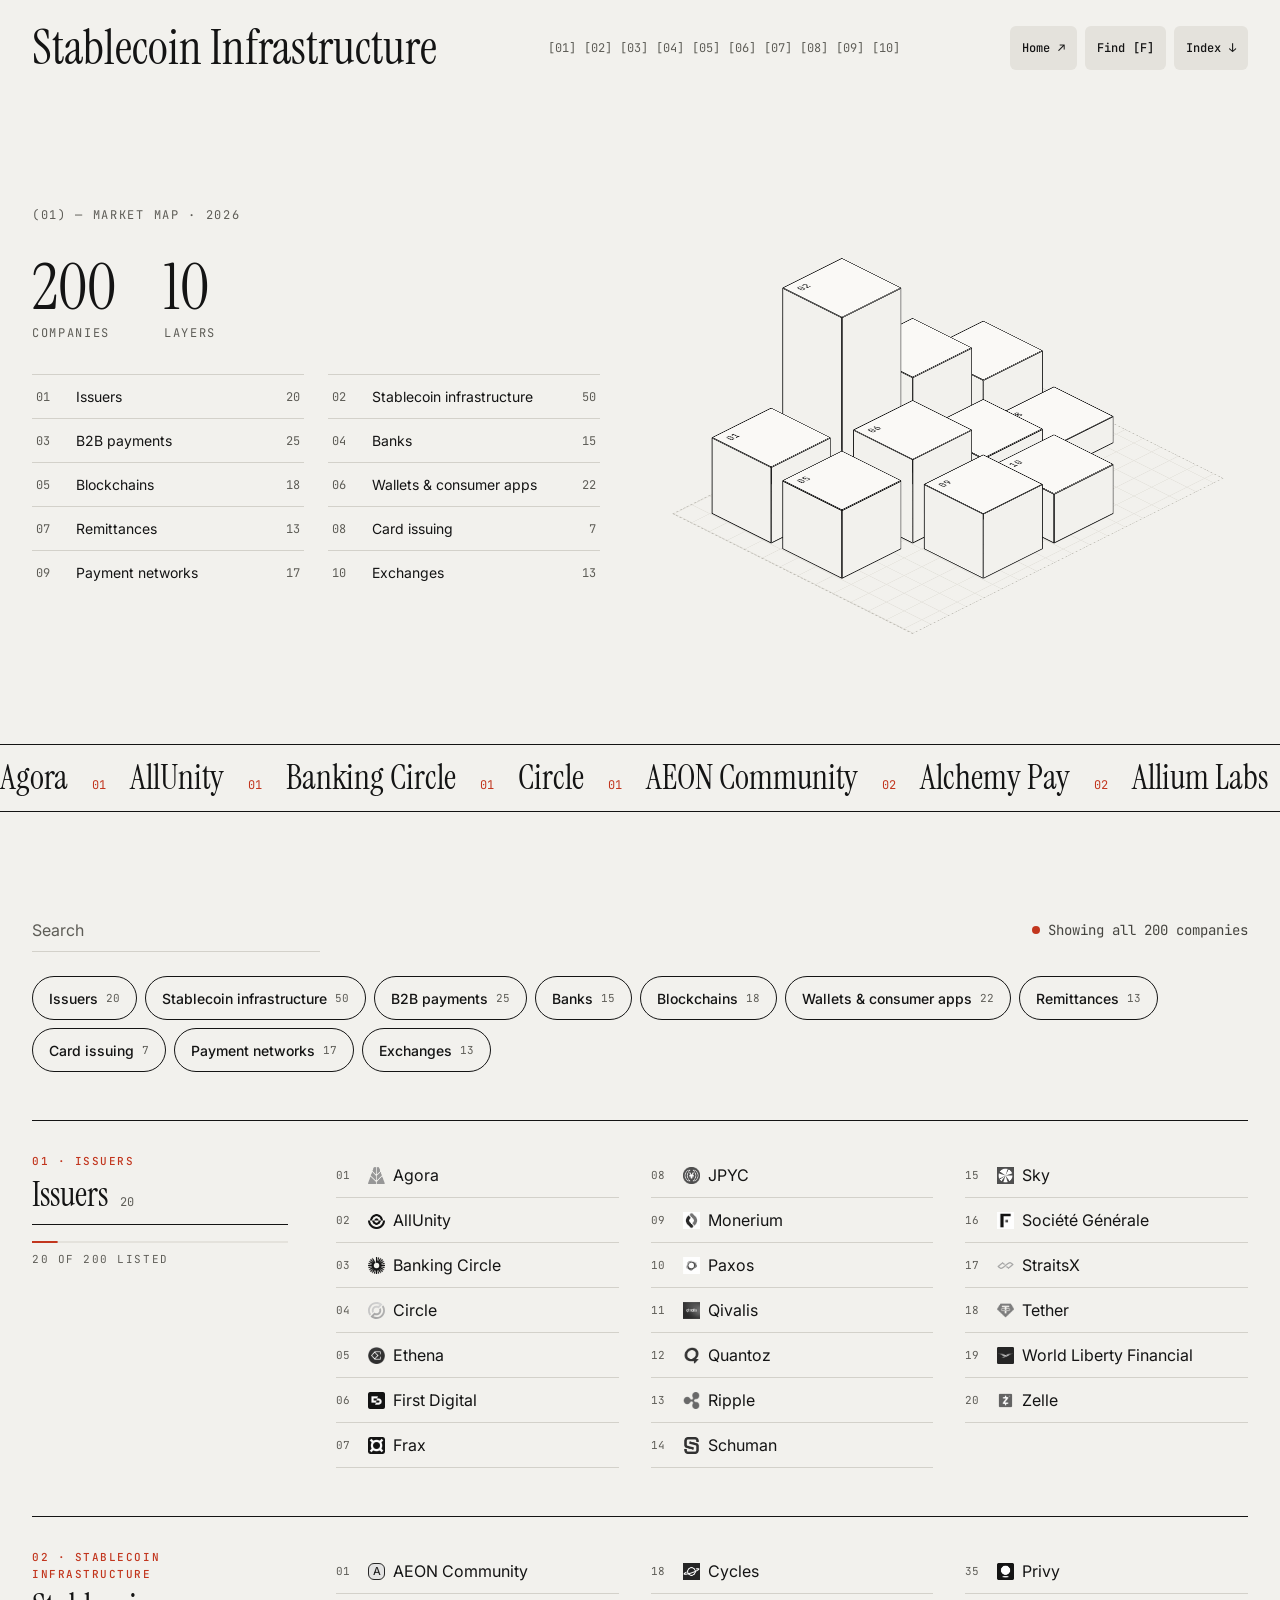
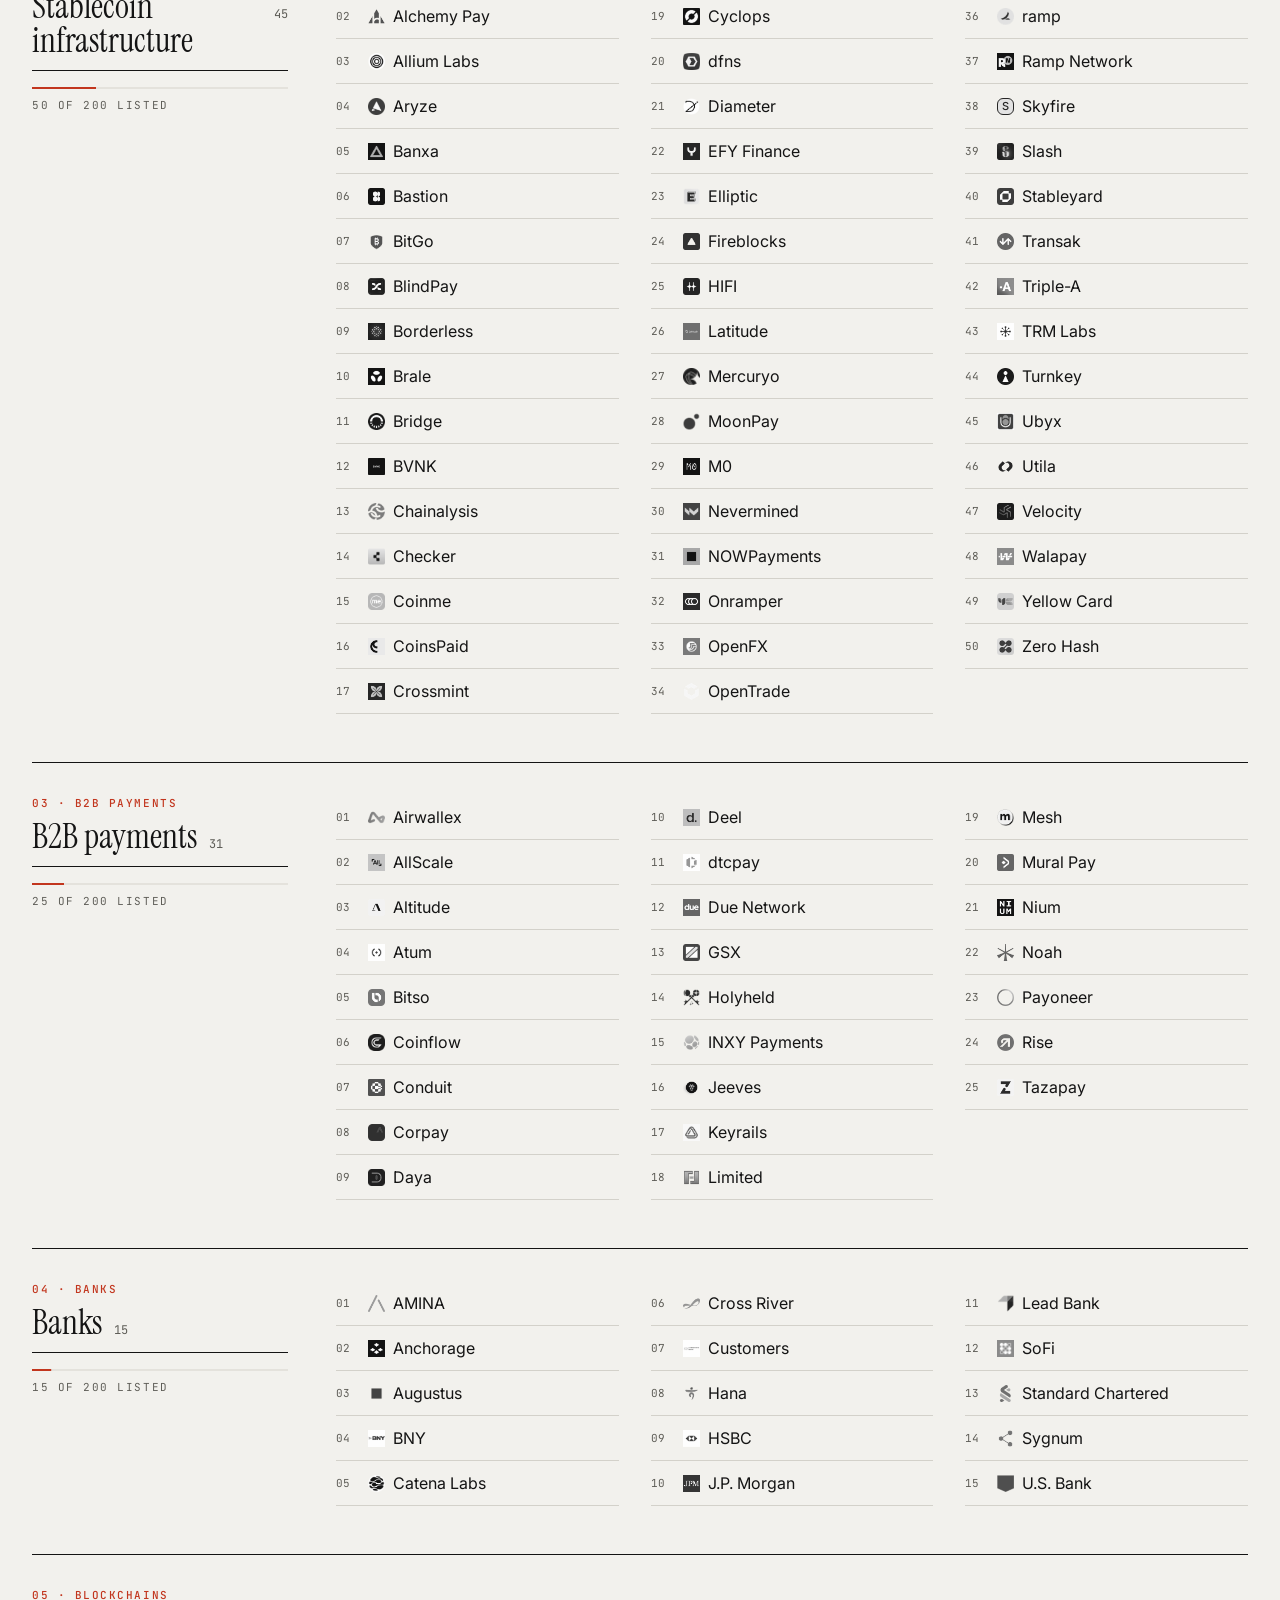
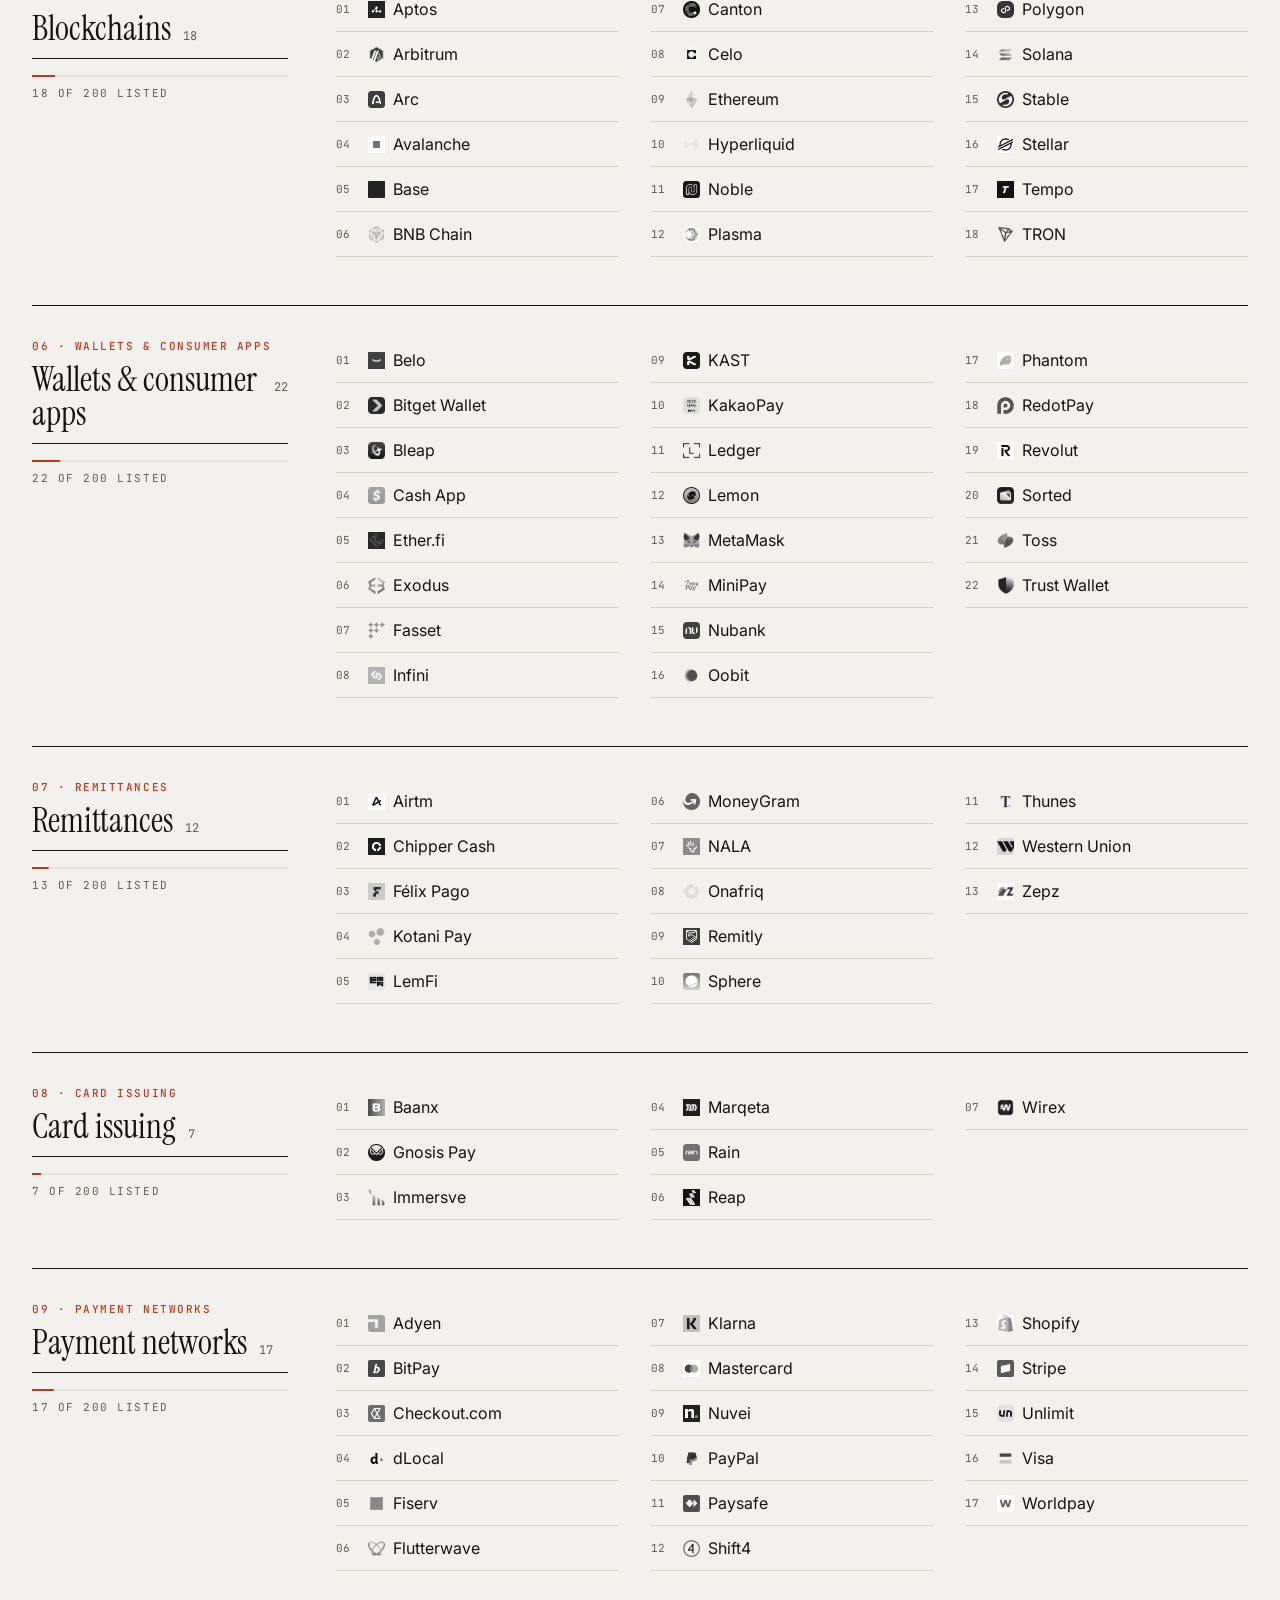
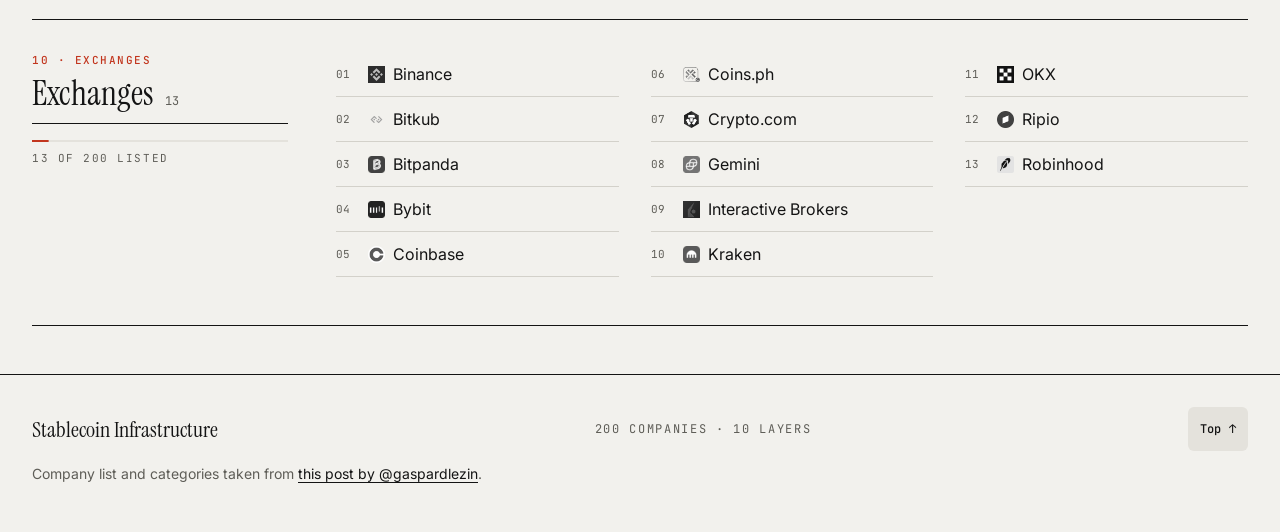
<file: stable-infra/index.html>
<!DOCTYPE html>
<html lang="en">
  <head>
    <meta charset="UTF-8" />
    <meta name="viewport" content="width=device-width, initial-scale=1.0" />
    <title>Stablecoin Infrastructure</title>
    <meta
      name="description"
      content="The stablecoin stack, mapped layer by layer: issuers, infrastructure, payments, banks, chains, wallets, remittances, cards, networks and exchanges."
    />
    <link rel="preconnect" href="https://fonts.googleapis.com" />
    <link rel="preconnect" href="https://fonts.gstatic.com" crossorigin />
    <link
      rel="stylesheet"
      href="https://fonts.googleapis.com/css2?family=Instrument+Serif:ital@0;1&family=Inter:wght@400;500;600&family=JetBrains+Mono:wght@400;500&display=swap"
    />
    <link rel="stylesheet" href="styles/tokens.css" />
    <link rel="stylesheet" href="styles/main.css" />
  </head>
  <body>
    <a class="skip-link" href="#directory">Skip to the directory</a>
    <header class="site-header" id="top">
      <a class="wordmark" href="#top">Stablecoin Infrastructure</a>
      <nav class="index-nav" data-index-nav aria-label="Jump to a category"></nav>
      <div class="header-keys">
        <a class="key" href="/">Home <span aria-hidden="true">↗</span></a>
        <button type="button" class="key" data-find aria-keyshortcuts="F">
          Find <kbd>F</kbd>
        </button>
        <a class="key" href="#directory">Index <span aria-hidden="true">↓</span></a>
      </div>
    </header>

    <main id="app">
      <section class="hero" aria-labelledby="hero-title">
        <div class="hero-copy">
          <p class="eyebrow intro-fade">(01) — Market map · 2026</p>
          <h1 class="visually-hidden" id="hero-title">Stablecoin Infrastructure</h1>
          <div class="hero-stats intro-fade">
            <p class="stat">
              <span class="stat-value" data-stat-companies></span>
              <span class="stat-label">Companies</span>
            </p>
            <p class="stat">
              <span class="stat-value" data-stat-layers></span>
              <span class="stat-label">Layers</span>
            </p>
          </div>
          <div class="legend intro-fade" data-legend role="group" aria-label="Filter by layer"></div>
        </div>
        <div class="stack-stage" data-stack aria-hidden="true"></div>
      </section>

      <div class="marquee" data-marquee aria-hidden="true"></div>

      <section class="directory-section" aria-label="Companies by category">
        <section class="toolbar" aria-label="Search and category filters">
          <div class="section-head">
            <div class="search">
              <label class="visually-hidden" for="search-input">Search</label>
              <input
                type="search"
                id="search-input"
                class="search-input"
                placeholder="Search"
                autocomplete="off"
                spellcheck="false"
              />
            </div>
            <p class="results-count" data-results-count role="status"></p>
          </div>
          <nav class="chips" data-filter-chips aria-label="Filter by category"></nav>
        </section>
        <section class="empty-state" data-empty-state hidden>
          <h2 class="empty-title">No matches</h2>
          <p class="empty-hint">
            No companies match the current search and filters. Clear them to see
            the full roster again.
          </p>
          <button type="button" class="empty-reset" data-filters-reset>
            Reset search and filters
          </button>
        </section>
        <section id="directory" class="directory" aria-label="Stablecoin ecosystem directory"></section>
      </section>
    </main>

    <footer class="site-footer">
      <p class="footer-brand">Stablecoin Infrastructure</p>
      <p class="footer-meta" data-footer-meta></p>
      <a class="key" href="#top">Top <span aria-hidden="true">↑</span></a>
      <p class="footer-source">
        Company list and categories taken from
        <a
          href="https://x.com/gaspardlezin/status/2113285239141253504/photo/1"
          target="_blank"
          rel="noopener noreferrer"
          >this post by @gaspardlezin</a
        >.
      </p>
    </footer>

    <div id="panel-layer" class="panel-layer" hidden>
      <div class="panel-scrim" data-panel-close aria-hidden="true"></div>
      <aside class="profile-panel" role="dialog" aria-modal="false" aria-labelledby="panel-company-name">
        <header class="panel-head">
          <div class="panel-bar">
            <p class="panel-category" data-panel-category></p>
            <div class="panel-actions">
              <button type="button" class="panel-step" data-panel-prev aria-label="Previous company" aria-keyshortcuts="ArrowLeft">
                <span aria-hidden="true">←</span>
              </button>
              <span class="panel-position" data-panel-position></span>
              <button type="button" class="panel-step" data-panel-next aria-label="Next company" aria-keyshortcuts="ArrowRight">
                <span aria-hidden="true">→</span>
              </button>
              <button type="button" class="panel-close" data-panel-close aria-label="Close profile panel" aria-keyshortcuts="Escape">
                <span aria-hidden="true">Esc</span>
              </button>
            </div>
          </div>
          <div class="panel-id">
            <span class="panel-mark" data-panel-logo></span>
            <h2 class="panel-name" id="panel-company-name" data-panel-name tabindex="-1"></h2>
          </div>
        </header>
        <div class="panel-scroll">
          <div class="panel-body" data-panel-body></div>
          <nav class="panel-more" data-panel-more aria-labelledby="panel-more-title" hidden>
            <h3 class="panel-more-title" id="panel-more-title" data-panel-more-title></h3>
            <ul class="panel-more-list" data-panel-more-list role="list"></ul>
          </nav>
        </div>
      </aside>
    </div>
    <script type="module" src="js/main.js"></script>
  </body>
</html>
</file>
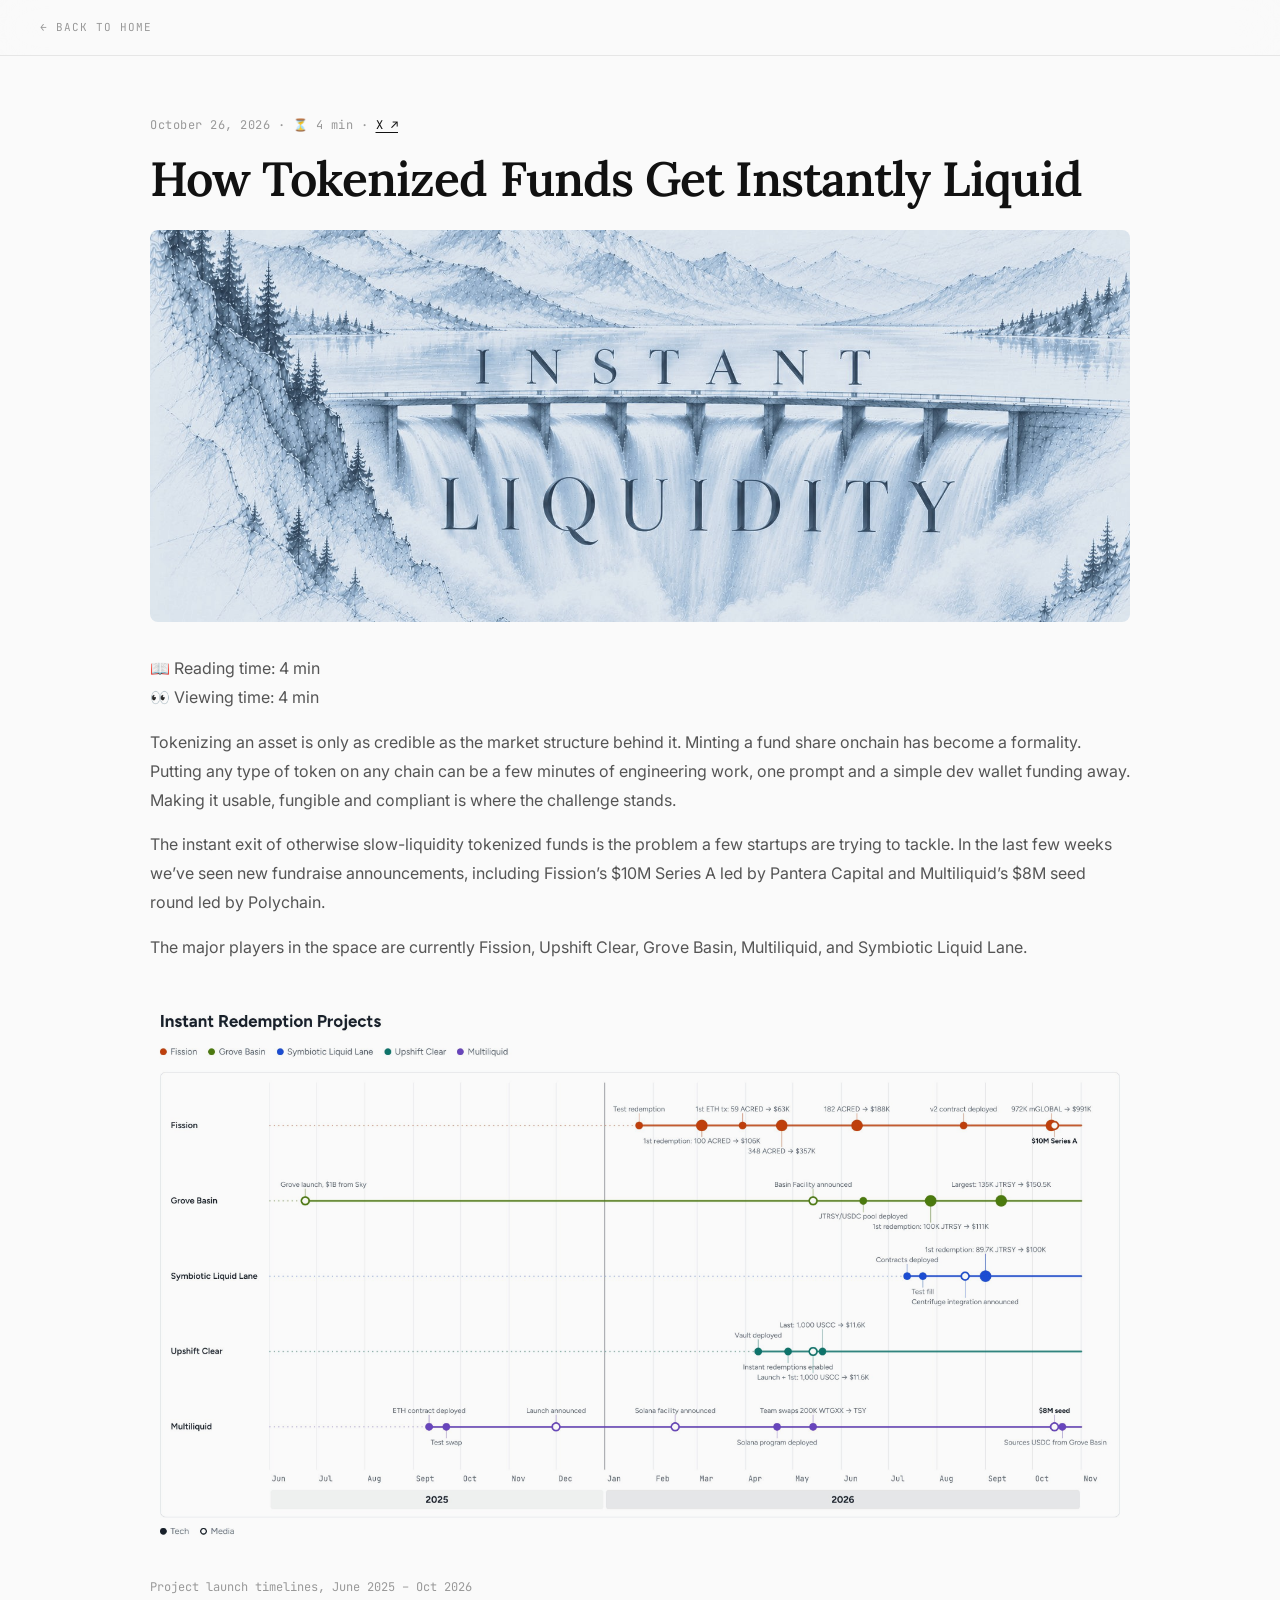
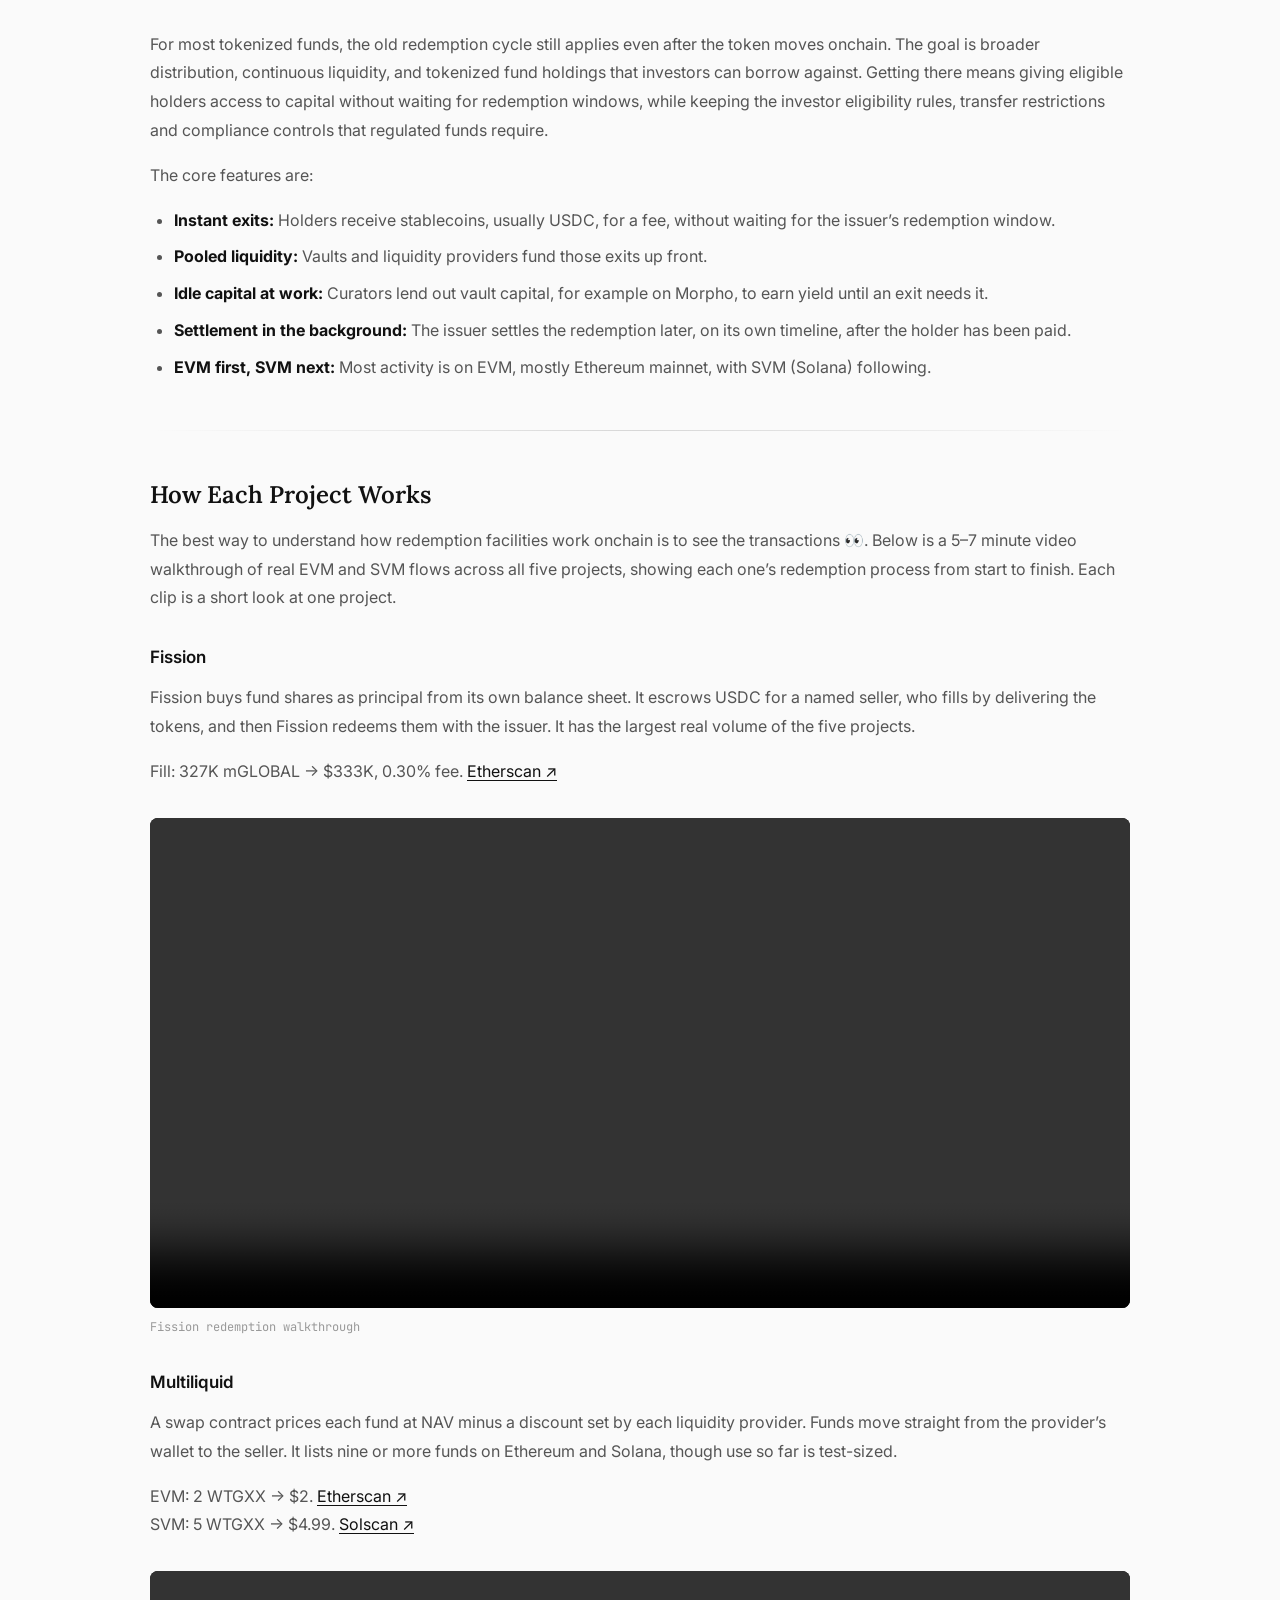
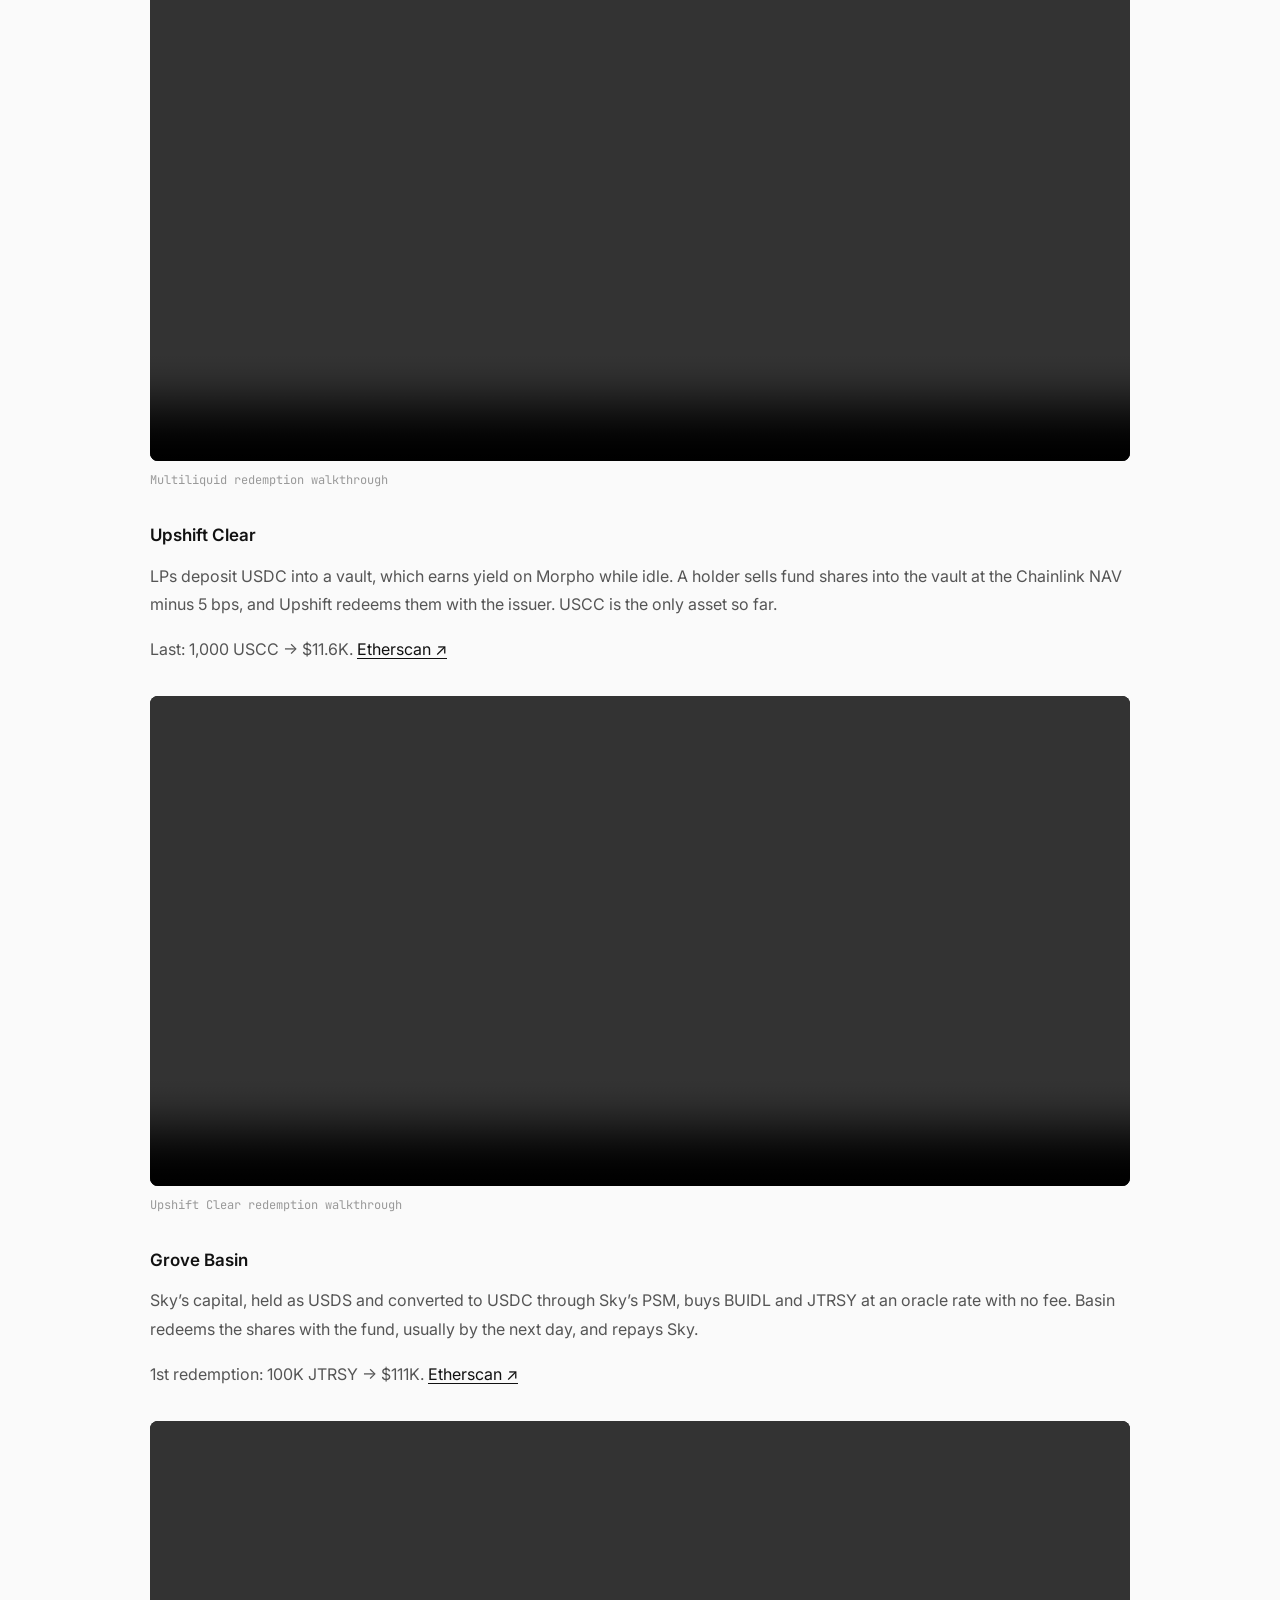
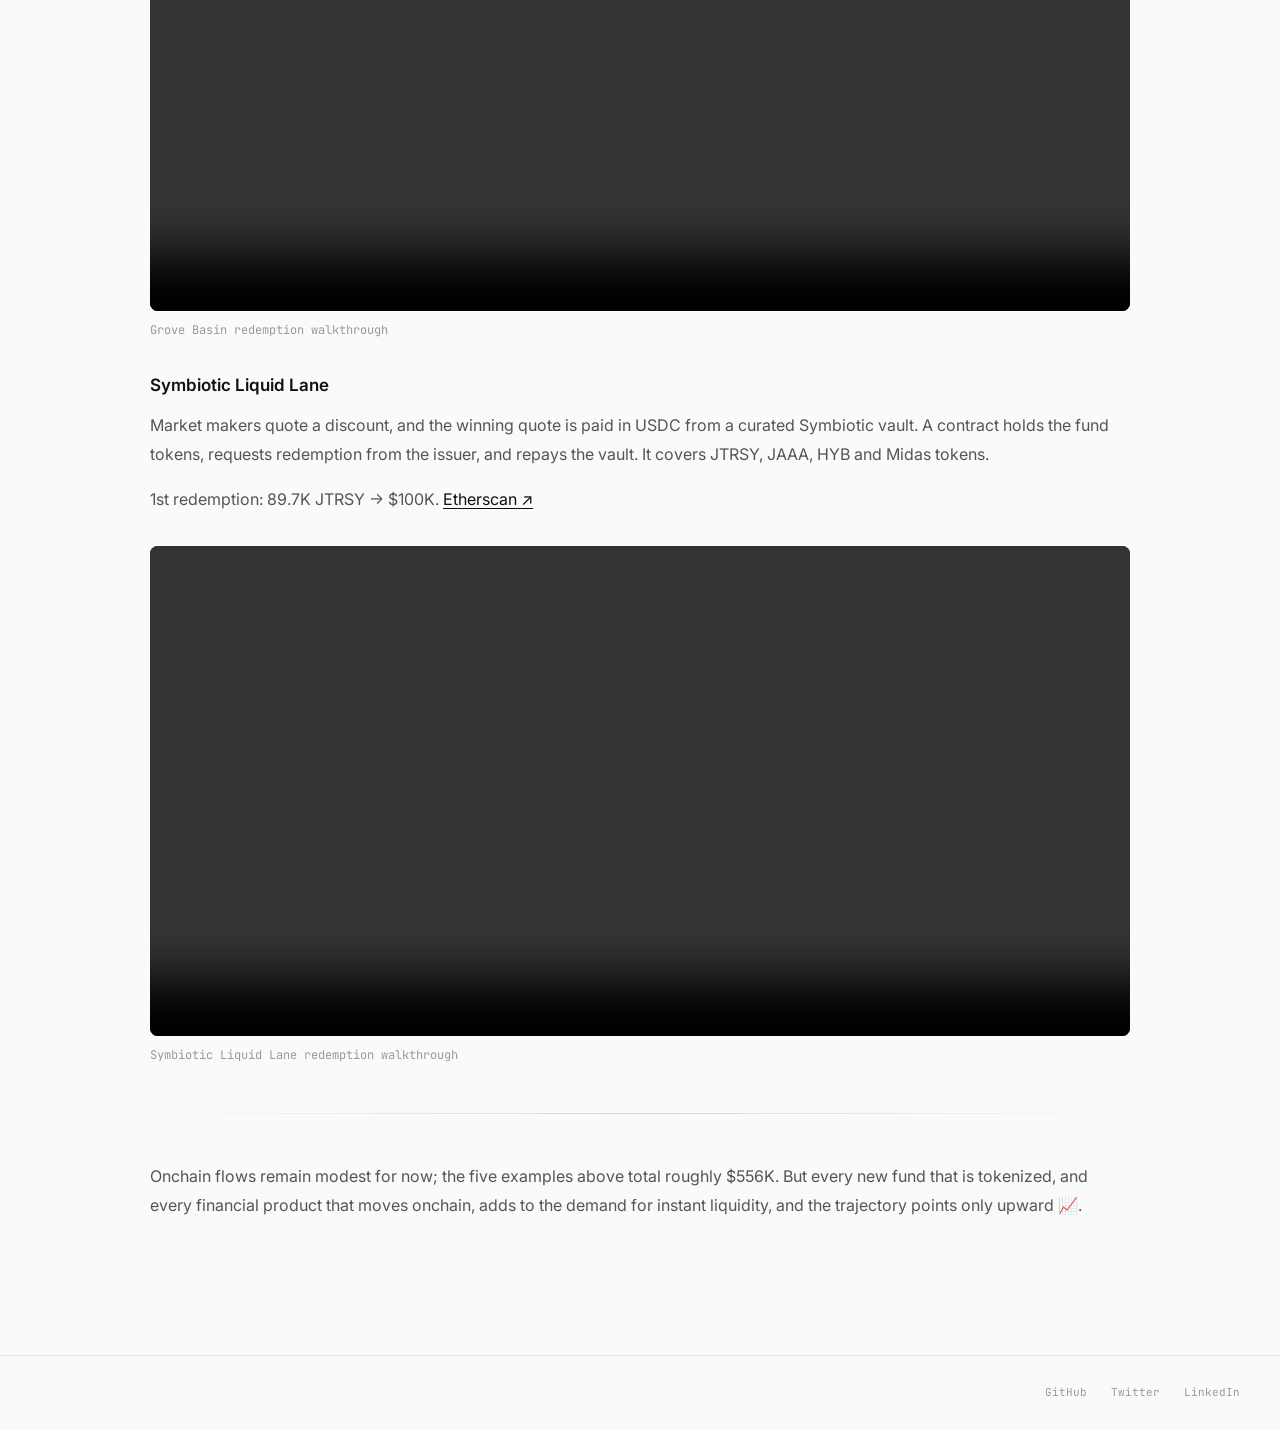
<file: tokenized-funds.html>
<!DOCTYPE html>
<html lang="en">
<head>
<meta charset="UTF-8">
<meta name="viewport" content="width=device-width, initial-scale=1">
<title>How Tokenized Funds Get Instantly Liquid - Antonina Norair</title>
<link rel="preconnect" href="https://fonts.googleapis.com">
<link rel="preconnect" href="https://fonts.gstatic.com" crossorigin>
<link href="https://fonts.googleapis.com/css2?family=Inter:wght@300;400;500;600&family=Lora:ital,wght@0,400;0,500;0,600;0,700;1,400;1,500&family=JetBrains+Mono:wght@400;500;700&display=swap" rel="stylesheet">
<style>
*, *::before, *::after { box-sizing: border-box; margin: 0; padding: 0; }

:root {
  --serif: 'Lora', Georgia, 'Times New Roman', serif;
  --sans: 'Inter', system-ui, -apple-system, sans-serif;
  --mono: 'JetBrains Mono', 'SF Mono', Consolas, monospace;
  --bg: #fafafa;
  --border: rgba(0,0,0,0.08);
  --border-h: rgba(0,0,0,0.14);
  --text: #111;
  --text-2: #555;
  --text-3: #999;
  --text-4: #bbb;
  --code-bg: #eeeeee;
  --code-text: #2a2a2a;
}

html { font-size: 16px; -webkit-font-smoothing: antialiased; scroll-behavior: smooth; }
body { font-family: var(--sans); background: var(--bg); color: var(--text); line-height: 1.6; overflow-x: hidden; }
a { color: var(--text); text-decoration: none; transition: color 0.3s; }
a:hover { color: #000; }
::selection { background: rgba(0,0,0,0.08); }

/* Nav */
nav {
  position: sticky; top: 0; z-index: 100;
  padding: 0 40px; height: 56px;
  display: flex; align-items: center; justify-content: space-between;
  backdrop-filter: blur(20px); -webkit-backdrop-filter: blur(20px);
  background: rgba(250,250,250,0.85);
  border-bottom: 1px solid var(--border);
}
.nav-back {
  font-family: var(--mono); font-size: 11px; letter-spacing: 1px;
  text-transform: uppercase; color: var(--text-3);
}
.nav-back:hover { color: var(--text); }

/* Article */
.article-wrap { max-width: 1060px; margin: 0 auto; padding: 60px 40px 120px; }

.article-meta {
  font-family: var(--mono); font-size: 12px; color: var(--text-3);
  margin-bottom: 16px; letter-spacing: 0.5px;
}

.article-title {
  font-family: var(--serif); font-size: clamp(32px, 4vw, 48px);
  font-weight: 600; line-height: 1.15; letter-spacing: -0.02em;
  color: var(--text); margin-bottom: 24px;
}

.article-subtitle {
  font-size: 18px; color: var(--text-2); line-height: 1.7;
  margin-bottom: 48px; padding-bottom: 32px;
  border-bottom: 1px solid var(--border-h);
}

/* Content */
.content h2 {
  font-family: var(--serif); font-size: 24px; font-weight: 600;
  color: var(--text); margin: 48px 0 16px; line-height: 1.3;
}
.content h3 {
  font-family: var(--sans); font-size: 17px; font-weight: 600;
  color: var(--text); margin: 32px 0 12px;
}
.content p {
  font-size: 16px; color: var(--text-2); line-height: 1.8;
  margin-bottom: 16px;
}
.content strong { color: var(--text); }
.content ul, .content ol {
  margin: 16px 0; padding-left: 24px;
}
.content li {
  font-size: 16px; color: var(--text-2); line-height: 1.8;
  margin-bottom: 8px;
}
.content code {
  font-family: var(--mono); font-size: 14px;
  background: var(--code-bg); padding: 2px 6px; border-radius: 3px;
  color: var(--code-text);
}
.content pre {
  background: var(--code-bg); border-radius: 6px;
  padding: 20px 24px; margin: 20px 0 24px;
  overflow-x: auto; border-left: 3px solid rgba(0,0,0,0.35);
}
.content pre code {
  background: none; padding: 0; font-size: 14px; line-height: 1.7;
  color: var(--code-text);
}
.content hr {
  border: none; height: 1px;
  background: linear-gradient(90deg, transparent, var(--border-h), transparent);
  margin: 48px 0;
}
.content .note {
  font-size: 15px; color: var(--text-3); font-style: italic;
  margin: 16px 0;
}

/* Blend white image backgrounds into the page color */
.article-wrap img { mix-blend-mode: multiply; }

@media (max-width: 600px) {
  nav { padding: 0 16px; }
  .article-wrap { padding: 40px 20px 80px; }
}
</style>
</head>
<body>

<nav>
  <a href="index.html" class="nav-back">&larr; Back to home</a>
</nav>


<div class="article-wrap">
  <div class="article-meta">October 26, 2026 &middot; ⏳ 4 min &middot; <a href="https://x.com/0xtoninorair/status/2114703575372677200" target="_blank" style="text-decoration:underline;text-underline-offset:3px">X &nearr;</a></div>
  <h1 class="article-title">How Tokenized Funds Get Instantly Liquid</h1>

  <img src="images/tokenized-funds/cover.jpg" alt="Instant Liquidity" style="width:100%; height:auto; display:block; border-radius:8px; margin-bottom:2rem;">

  <div class="content">

    <p>📖 Reading time: 4 min<br>👀 Viewing time: 4 min</p>

    <p>Tokenizing an asset is only as credible as the market structure behind it. Minting a fund share onchain has become a formality. Putting any type of token on any chain can be a few minutes of engineering work, one prompt and a simple dev wallet funding away. Making it usable, fungible and compliant is where the challenge stands.</p>

    <p>The instant exit of otherwise slow-liquidity tokenized funds is the problem a few startups are trying to tackle. In the last few weeks we&rsquo;ve seen new fundraise announcements, including Fission&rsquo;s $10M Series A led by Pantera Capital and Multiliquid&rsquo;s $8M seed round led by Polychain.</p>

    <p>The major players in the space are currently Fission, Upshift Clear, Grove Basin, Multiliquid, and Symbiotic Liquid Lane.</p>

    <figure style="margin:32px 0">
      <img src="images/tokenized-funds/image1.jpg" alt="Instant Redemption Projects timeline, June 2025 to October 2026" style="width:100%; height:auto; display:block; border-radius:8px;">
      <figcaption style="margin-top:10px; font-family:var(--mono); font-size:12px; color:var(--text-3);">Project launch timelines, June 2025 &ndash; Oct 2026</figcaption>
    </figure>

    <p>For most tokenized funds, the old redemption cycle still applies even after the token moves onchain. The goal is broader distribution, continuous liquidity, and tokenized fund holdings that investors can borrow against. Getting there means giving eligible holders access to capital without waiting for redemption windows, while keeping the investor eligibility rules, transfer restrictions and compliance controls that regulated funds require.</p>

    <p>The core features are:</p>
    <ul>
      <li><strong>Instant exits:</strong> Holders receive stablecoins, usually USDC, for a fee, without waiting for the issuer&rsquo;s redemption window.</li>
      <li><strong>Pooled liquidity:</strong> Vaults and liquidity providers fund those exits up front.</li>
      <li><strong>Idle capital at work:</strong> Curators lend out vault capital, for example on Morpho, to earn yield until an exit needs it.</li>
      <li><strong>Settlement in the background:</strong> The issuer settles the redemption later, on its own timeline, after the holder has been paid.</li>
      <li><strong>EVM first, SVM next:</strong> Most activity is on EVM, mostly Ethereum mainnet, with SVM (Solana) following.</li>
    </ul>

    <hr>

    <h2>How Each Project Works</h2>

    <p>The best way to understand how redemption facilities work onchain is to see the transactions 👀. Below is a 5&ndash;7 minute video walkthrough of real EVM and SVM flows across all five projects, showing each one&rsquo;s redemption process from start to finish. Each clip is a short look at one project.</p>

    <h3>Fission</h3>
    <p>Fission buys fund shares as principal from its own balance sheet. It escrows USDC for a named seller, who fills by delivering the tokens, and then Fission redeems them with the issuer. It has the largest real volume of the five projects.</p>
    <p>Fill: 327K mGLOBAL &rarr; $333K, 0.30% fee. <a href="https://etherscan.io/tx/0x9723cd34da805b0d56def5816d5221165bbc371374ede0ce0361ff97f0273179" target="_blank" style="text-decoration:underline;text-underline-offset:3px">Etherscan &nearr;</a></p>
    <figure style="margin:32px 0">
      <video controls playsinline preload="metadata" src="images/tokenized-funds/video1.mp4" style="width:100%; height:auto; display:block; border-radius:8px; background:#000;"></video>
      <figcaption style="margin-top:10px; font-family:var(--mono); font-size:12px; color:var(--text-3);">Fission redemption walkthrough</figcaption>
    </figure>

    <h3>Multiliquid</h3>
    <p>A swap contract prices each fund at NAV minus a discount set by each liquidity provider. Funds move straight from the provider&rsquo;s wallet to the seller. It lists nine or more funds on Ethereum and Solana, though use so far is test-sized.</p>
    <p>EVM: 2 WTGXX &rarr; $2. <a href="https://etherscan.io/tx/0xc0c35ac9053c3b21a53f842ec4dcd5560d9965192f201fe1e7783e3f9dc2e68d" target="_blank" style="text-decoration:underline;text-underline-offset:3px">Etherscan &nearr;</a><br>SVM: 5 WTGXX &rarr; $4.99. <a href="https://solscan.io/tx/4ryk7yUSuZL1yjofGKRcjx1Xh2MZ9fbHZ6mqwVCNdVR4riRJxRAtVPrLszwzYQeRCs3ABYsRKMzWfh3RyVznS27s" target="_blank" style="text-decoration:underline;text-underline-offset:3px">Solscan &nearr;</a></p>
    <figure style="margin:32px 0">
      <video controls playsinline preload="metadata" src="images/tokenized-funds/video2.mp4" style="width:100%; height:auto; display:block; border-radius:8px; background:#000;"></video>
      <figcaption style="margin-top:10px; font-family:var(--mono); font-size:12px; color:var(--text-3);">Multiliquid redemption walkthrough</figcaption>
    </figure>

    <h3>Upshift Clear</h3>
    <p>LPs deposit USDC into a vault, which earns yield on Morpho while idle. A holder sells fund shares into the vault at the Chainlink NAV minus 5 bps, and Upshift redeems them with the issuer. USCC is the only asset so far.</p>
    <p>Last: 1,000 USCC &rarr; $11.6K. <a href="https://etherscan.io/tx/0x4445e5d9732b380d0992b4666bbac98cbcc2da119b6cff533bcf1c6bc77e4081" target="_blank" style="text-decoration:underline;text-underline-offset:3px">Etherscan &nearr;</a></p>
    <figure style="margin:32px 0">
      <video controls playsinline preload="metadata" src="images/tokenized-funds/video3.mp4" style="width:100%; height:auto; display:block; border-radius:8px; background:#000;"></video>
      <figcaption style="margin-top:10px; font-family:var(--mono); font-size:12px; color:var(--text-3);">Upshift Clear redemption walkthrough</figcaption>
    </figure>

    <h3>Grove Basin</h3>
    <p>Sky&rsquo;s capital, held as USDS and converted to USDC through Sky&rsquo;s PSM, buys BUIDL and JTRSY at an oracle rate with no fee. Basin redeems the shares with the fund, usually by the next day, and repays Sky.</p>
    <p>1st redemption: 100K JTRSY &rarr; $111K. <a href="https://etherscan.io/tx/0xabdbd9d28a47722d2570baedc1736df72b68dbdda59512e9e3e7995d40892b14" target="_blank" style="text-decoration:underline;text-underline-offset:3px">Etherscan &nearr;</a></p>
    <figure style="margin:32px 0">
      <video controls playsinline preload="metadata" src="images/tokenized-funds/video4.mp4" style="width:100%; height:auto; display:block; border-radius:8px; background:#000;"></video>
      <figcaption style="margin-top:10px; font-family:var(--mono); font-size:12px; color:var(--text-3);">Grove Basin redemption walkthrough</figcaption>
    </figure>

    <h3>Symbiotic Liquid Lane</h3>
    <p>Market makers quote a discount, and the winning quote is paid in USDC from a curated Symbiotic vault. A contract holds the fund tokens, requests redemption from the issuer, and repays the vault. It covers JTRSY, JAAA, HYB and Midas tokens.</p>
    <p>1st redemption: 89.7K JTRSY &rarr; $100K. <a href="https://etherscan.io/tx/0x576728e560826f4181de69bdf91a81326444a91579d180c4b3f467536c9b0d2f" target="_blank" style="text-decoration:underline;text-underline-offset:3px">Etherscan &nearr;</a></p>
    <figure style="margin:32px 0">
      <video controls playsinline preload="metadata" src="images/tokenized-funds/video5.mp4" style="width:100%; height:auto; display:block; border-radius:8px; background:#000;"></video>
      <figcaption style="margin-top:10px; font-family:var(--mono); font-size:12px; color:var(--text-3);">Symbiotic Liquid Lane redemption walkthrough</figcaption>
    </figure>

    <hr>

    <p>Onchain flows remain modest for now; the five examples above total roughly $556K. But every new fund that is tokenized, and every financial product that moves onchain, adds to the demand for instant liquidity, and the trajectory points only upward 📈.</p>
  </div>
</div>
<footer style="border-top:1px solid rgba(0,0,0,0.08); padding:28px 40px; display:flex; align-items:center; justify-content:flex-end;">
  <div style="display:flex; gap:24px;">
    <a href="#" style="font-family:var(--mono); font-size:11px; color:var(--text-3);">GitHub</a>
    <a href="#" style="font-family:var(--mono); font-size:11px; color:var(--text-3);">Twitter</a>
    <a href="#" style="font-family:var(--mono); font-size:11px; color:var(--text-3);">LinkedIn</a>
  </div>
</footer>

</body>
</html>
</file>
<file: stable-infra/styles/tokens.css>
/*
 * Design tokens — the single source of every visual decision.
 *
 * The visual style is the "stack" redesign, after Paradigm and
 * Hummingbird: a warm paper ground, near-black ink, an editorial
 * serif for display (Instrument Serif), a quiet grotesque for body
 * (Inter), a monospace for every number, index, and key hint
 * (JetBrains Mono), thin line art, and exactly one accent — a
 * vermilion spent on kickers, active states, focus rings, hover
 * sweeps, and the lifted block of the isometric stack. No shadows,
 * no gradient washes — every color, font, spacing, radius, rule, and
 * motion constant in the page styles references a custom property
 * defined here, so a future restyle stays a swap, not a rebuild.
 *
 * Convention: every token is self-documenting via its name and the
 * comment blocks below. Add semantic tokens (not raw values) as the
 * app grows.
 */

:root {
  /* ---------------------------------------------------------------
     Color — primitive palette
     A warm paper ramp from ground to ink. Steps exist only where the
     design needs them; every text step passes 4.5:1 on the ground
     except gray-400, which is reserved for non-text lines.
     ---------------------------------------------------------------- */
  --color-white: #ffffff;
  --color-paper-50: #faf9f6;
  --color-paper-100: #f2f1ed;
  --color-paper-200: #e4e2dc;
  --color-gray-300: #d3d1ca;
  --color-gray-400: #b9b7af;
  --color-gray-500: #5e5d57;
  --color-gray-600: #45443f;
  --color-gray-900: #141414;

  /* The one accent — vermilion, darkened to hold 4.5:1 for small
     text on the paper ground. */
  --color-vermilion: #c2361e;

  /* ---------------------------------------------------------------
     Color — semantic aliases
     Page styles reference ONLY these, never the primitives above.
     ---------------------------------------------------------------- */
  --color-bg-page: var(--color-paper-100);
  --color-bg-surface: var(--color-paper-100);
  --color-bg-raised: var(--color-paper-50);
  --color-bg-subtle: var(--color-paper-200);
  --color-bg-hover: var(--color-paper-200);
  --color-bg-inverse: var(--color-gray-900);

  --color-text-primary: var(--color-gray-900);
  --color-text-secondary: var(--color-gray-600);
  --color-text-muted: var(--color-gray-500);
  --color-text-inverse: var(--color-paper-100);
  --color-text-inverse-muted: var(--color-gray-400);

  --color-accent: var(--color-vermilion);
  --color-accent-strong: var(--color-vermilion);
  --color-accent-contrast: var(--color-white);
  /* The lifted block's top face: a whisper of the accent on paper. */
  --color-accent-tint: color-mix(in srgb, var(--color-vermilion) 16%, var(--color-paper-50));

  --color-success: var(--color-gray-600);
  --color-warning: var(--color-accent);
  --color-danger: var(--color-gray-600);

  /* Rules: ink for structure (section heads, the marquee band),
     a soft rule between list rows. */
  --color-border: var(--color-gray-300);
  --color-border-strong: var(--color-gray-900);
  /* Line art for the stack: ink at rest, faded behind a lifted block. */
  --color-line: var(--color-gray-900);
  --color-line-faded: var(--color-gray-400);
  --color-grid: var(--color-paper-200);

  --color-transparent: transparent;

  /* ---------------------------------------------------------------
     Typography
     Instrument Serif for display (one weight, 400), Inter for body,
     JetBrains Mono for data and key hints. All three load from
     Google Fonts in the HTML head; the stacks fall back to system
     faces so the page still renders offline.
     ---------------------------------------------------------------- */
  --font-sans: "Inter", system-ui, -apple-system, "Segoe UI", Arial,
    sans-serif;
  --font-display: "Instrument Serif", "Iowan Old Style", Georgia,
    "Times New Roman", serif;
  --font-mono: "JetBrains Mono", ui-monospace, "SF Mono", SFMono-Regular,
    Menlo, Consolas, monospace;

  --font-size-2xs: 0.6875rem;
  --font-size-xs: 0.75rem;
  --font-size-sm: 0.875rem;
  --font-size-base: 1rem;
  --font-size-lg: 1.125rem;
  --font-size-xl: 1.375rem;
  --font-size-2xl: 1.75rem;
  --font-size-3xl: 2.125rem;

  /* Display scale — fluid, serif only. */
  --font-size-wordmark: clamp(1.75rem, 1rem + 2.5vw, 3rem);
  --font-size-stat: clamp(3rem, 5vw, 4rem);
  --font-size-display: clamp(3rem, 7vw, 5rem);

  --font-weight-light: 300;
  --font-weight-regular: 400;
  --font-weight-medium: 500;
  --font-weight-semibold: 600;
  --font-weight-bold: 700;

  --line-height-display: 0.92;
  --line-height-tight: 1.15;
  --line-height-normal: 1.5;
  --line-height-relaxed: 1.625;

  --letter-spacing-display: -0.02em;
  --letter-spacing-caps: 0.14em;

  /* ---------------------------------------------------------------
     Spacing scale — 4px base grid.
     ---------------------------------------------------------------- */
  --space-1: 0.25rem;  /*  4px */
  --space-2: 0.5rem;   /*  8px */
  --space-3: 0.75rem;  /* 12px */
  --space-4: 1rem;     /* 16px */
  --space-5: 1.5rem;   /* 24px */
  --space-6: 2rem;     /* 32px */
  --space-7: 3rem;     /* 48px */
  --space-8: 4rem;     /* 64px */
  --space-9: 6rem;     /* 96px */

  --page-max-width: 82.5rem;
  --tap-target: 2.75rem; /* 44px — every control's minimum height */

  /* ---------------------------------------------------------------
     Borders and radii
     ---------------------------------------------------------------- */
  --border-width-thin: 1px;
  --border-width-thick: 2px;

  --radius-sm: 0.375rem;
  --radius-md: 0.5rem;
  --radius-lg: 0.75rem;
  --radius-full: 9999px;

  /* ---------------------------------------------------------------
     The isometric stack — one block per category, its height the
     number of companies listed in that category.
     ---------------------------------------------------------------- */
  --stack-cell: 5.25rem;          /* block footprint (84px) */
  --stack-gap: 1rem;              /* gap between footprints */
  --stack-unit: 0.275rem;         /* height per company (4.4px) */
  --stack-lift: 1.625rem;         /* how far a highlighted block rises */
  --stack-stage-height: 35rem;
  --stack-stage-height-compact: 27.5rem;
  --stack-scale-compact: 0.72;
  --stack-grid-size: 1.5625rem;

  /* ---------------------------------------------------------------
     Profile panel — the company page, a sheet beside the directory
     ---------------------------------------------------------------- */
  --panel-width: 44rem;
  --panel-label-width: 10rem;

  /* ---------------------------------------------------------------
     Directory bands
     ---------------------------------------------------------------- */
  --band-aside-width: 16rem;       /* heading column beside the list */
  --company-column-width: 14rem;   /* target width of a name column */
  --color-panel-scrim: rgb(20 20 20 / 0.35);

  /* ---------------------------------------------------------------
     Search & filter toolbar
     ---------------------------------------------------------------- */
  --filter-dim-opacity: 0.28;

  /* ---------------------------------------------------------------
     Motion
     --transition-*      interaction and panel-entrance timing
     --ease-out-soft     the shared deceleration curve
     --motion-reveal     one-shot scroll-reveal duration
     --motion-stagger    per-row delay in the profile panel stagger
     --motion-intro      hero line reveals and the stack's rise
     --motion-spin       one full turn of the stack (loops)
     --motion-marquee    one pass of the name band (loops)
     --motion-count-up   the hero's company count-up, ms (read by JS)
     Loops are paused on hover and switched off under reduced motion.
     ---------------------------------------------------------------- */
  --transition-fast: 150ms ease;
  --transition-normal: 250ms ease;
  --transition-slow: 500ms ease;
  --ease-out-soft: cubic-bezier(0.2, 0.75, 0.1, 1);
  --motion-reveal: 700ms;
  --motion-stagger: 50ms;
  --motion-intro: 1100ms;
  --motion-spin: 90s;
  --motion-marquee: 140s;
  --motion-count-up: 1600;
  --motion-share: 1200ms;

  --cursor-dot-size: 0.5rem;
}

/*
 * Reduced motion: interaction speeds collapse to near-instant here
 * so nothing feels laggy, just still. main.css switches its own
 * animation declarations off in the same media query.
 */
@media (prefers-reduced-motion: reduce) {
  :root {
    --transition-fast: 0ms;
    --transition-normal: 0ms;
    --transition-slow: 0ms;
    --motion-reveal: 0ms;
    --motion-stagger: 0ms;
    --motion-intro: 0ms;
    --motion-count-up: 0;
    --motion-share: 0ms;
  }
}
</file>
<file: stable-infra/styles/main.css>
/*
 * Page styles.
 *
 * Token discipline: every color, font-family, size, space, radius,
 * border, and motion constant here resolves through var() from
 * tokens.css. No literals — the token-isolation test enforces the
 * color and font rules.
 *
 * Design language: the "stack" redesign, after Paradigm and
 * Hummingbird — a warm paper ground, near-black ink, an editorial
 * serif for display, mono for every number and key hint, thin line
 * art (the isometric stack), numbered sections, and one vermilion
 * accent spent on kickers, hover sweeps, focus rings, and the lifted
 * block. Motion: one-shot intro reveals, a slow turning stack, a
 * marquee of names, scroll reveals, and a company page that slides in
 * and staggers its facts. Every animation switches off under
 * prefers-reduced-motion (last block in this file).
 */

/* ---------------------------------------------------------------
   Base
   ---------------------------------------------------------------- */
*,
*::before,
*::after {
  box-sizing: border-box;
}

html {
  /* The full-bleed marquee can round a pixel past the viewport. */
  overflow-x: clip;
  -webkit-text-size-adjust: 100%;
  scroll-behavior: smooth;
  scroll-padding-top: var(--space-6);
}

body {
  margin: 0;
  overflow-x: clip;
  font-family: var(--font-sans);
  font-size: var(--font-size-base);
  font-weight: var(--font-weight-regular);
  line-height: var(--line-height-normal);
  color: var(--color-text-primary);
  background-color: var(--color-bg-page);
  -webkit-font-smoothing: antialiased;
}

h1,
h2,
h3 {
  font-family: var(--font-display);
  font-weight: var(--font-weight-regular);
  line-height: var(--line-height-tight);
  color: var(--color-text-primary);
  margin: 0 0 var(--space-4);
}

p {
  margin: 0 0 var(--space-4);
  color: var(--color-text-secondary);
}

a {
  color: var(--color-text-primary);
  text-underline-offset: 0.18em;
  text-decoration-thickness: var(--border-width-thin);
  transition: color var(--transition-fast);
}

a:hover {
  color: var(--color-accent);
}

a:focus-visible,
button:focus-visible,
input:focus-visible {
  outline: var(--border-width-thick) solid var(--color-accent);
  outline-offset: var(--space-1);
}

kbd {
  font: inherit;
}

code {
  font-family: var(--font-mono);
  font-size: var(--font-size-sm);
  background-color: var(--color-bg-subtle);
  border-radius: var(--radius-sm);
  padding: 0.125rem var(--space-1);
}

.skip-link {
  position: absolute;
  left: var(--space-4);
  top: calc(var(--space-9) * -1);
  z-index: 20;
  padding: var(--space-2) var(--space-4);
  background-color: var(--color-bg-inverse);
  color: var(--color-text-inverse);
  font-family: var(--font-mono);
  font-size: var(--font-size-xs);
  text-decoration: none;
}

.skip-link:focus {
  top: var(--space-4);
}

/* ---------------------------------------------------------------
   Key hints — Paradigm's bracketed shortcut buttons.
   ---------------------------------------------------------------- */
.key {
  display: inline-flex;
  align-items: center;
  justify-content: center;
  gap: var(--space-2);
  min-height: var(--tap-target);
  padding: 0 var(--space-3);
  border: 0;
  border-radius: var(--radius-sm);
  background-color: var(--color-bg-subtle);
  font-family: var(--font-mono);
  font-size: var(--font-size-xs);
  font-weight: var(--font-weight-medium);
  line-height: 1;
  color: var(--color-text-primary);
  text-decoration: none;
  cursor: pointer;
  transition:
    background-color var(--transition-normal),
    color var(--transition-normal),
    transform var(--transition-normal);
}

.key:hover {
  background-color: var(--color-bg-inverse);
  color: var(--color-text-inverse);
  transform: translateY(-1px);
}

.key kbd::before {
  content: "[";
}

.key kbd::after {
  content: "]";
}

/* ---------------------------------------------------------------
   Site header
   ---------------------------------------------------------------- */
.site-header {
  display: flex;
  flex-wrap: wrap;
  align-items: center;
  justify-content: space-between;
  gap: var(--space-3) var(--space-5);
  max-width: var(--page-max-width);
  margin-inline: auto;
  padding: var(--space-5);
}

@media (min-width: 48rem) {
  .site-header {
    padding-inline: var(--space-6);
  }
}

.wordmark {
  font-family: var(--font-display);
  font-size: var(--font-size-wordmark);
  line-height: 1;
  color: var(--color-text-primary);
  text-decoration: none;
}

.index-nav {
  display: flex;
  flex-wrap: wrap;
}

/* Below laptop width: the hero legend and chips already jump and
   filter by category; the bracket index would only force the header
   onto a second row beside the wordmark. */
@media (max-width: 63.99rem) {
  .index-nav {
    display: none;
  }
}

.index-link {
  display: inline-flex;
  align-items: center;
  min-height: var(--tap-target);
  padding: 0 var(--space-1);
  font-family: var(--font-mono);
  font-size: var(--font-size-xs);
  color: var(--color-text-muted);
  text-decoration: none;
}

.index-link:hover {
  color: var(--color-accent);
}

.header-keys {
  display: flex;
  gap: var(--space-2);
}

/* ---------------------------------------------------------------
   Layout
   ---------------------------------------------------------------- */
#app {
  max-width: var(--page-max-width);
  margin-inline: auto;
  padding-inline: var(--space-5);
}

@media (min-width: 48rem) {
  #app {
    padding-inline: var(--space-6);
  }
}

/* ---------------------------------------------------------------
   Hero — statement, stats, legend; the stack beside it.
   ---------------------------------------------------------------- */
.hero {
  display: flex;
  flex-wrap: wrap;
  align-items: center;
  gap: var(--space-7);
  padding-block: var(--space-5) var(--space-8);
}

.hero-copy {
  display: flex;
  flex: 1 1 28rem;
  flex-direction: column;
  gap: var(--space-6);
  min-width: 0;
}

.eyebrow {
  margin: 0;
  font-family: var(--font-mono);
  font-size: var(--font-size-xs);
  letter-spacing: var(--letter-spacing-caps);
  text-transform: uppercase;
  color: var(--color-text-muted);
}

/* The page's h1 is for assistive tech and outlines only — the
   wordmark is the visible title. */
.visually-hidden {
  position: absolute;
  width: 1px;
  height: 1px;
  overflow: hidden;
  clip-path: inset(50%);
  white-space: nowrap;
}

.intro-fade {
  animation: intro-fade var(--motion-intro) var(--ease-out-soft) backwards;
}

.intro-fade + .intro-fade {
  animation-delay: calc(var(--motion-stagger) * 3);
}

.intro-fade + .intro-fade + .intro-fade {
  animation-delay: calc(var(--motion-stagger) * 6);
}

@keyframes intro-fade {
  from {
    opacity: 0;
    transform: translateY(var(--space-3));
  }
}

.hero-stats {
  display: flex;
  flex-wrap: wrap;
  align-items: flex-end;
  gap: var(--space-5) var(--space-7);
}

.stat {
  display: flex;
  flex-direction: column;
  gap: var(--space-1);
  margin: 0;
}

.stat-value {
  font-family: var(--font-display);
  font-size: var(--font-size-stat);
  line-height: 1;
  color: var(--color-text-primary);
  font-variant-numeric: tabular-nums;
}

.stat-label {
  font-family: var(--font-mono);
  font-size: var(--font-size-xs);
  letter-spacing: var(--letter-spacing-caps);
  text-transform: uppercase;
  color: var(--color-text-muted);
}

/* Legend — the stack's accessible twin: one toggle per layer. */
.legend {
  display: grid;
  grid-template-columns: repeat(2, minmax(0, 1fr));
  column-gap: var(--space-5);
}

@media (max-width: 30rem) {
  .legend {
    grid-template-columns: minmax(0, 1fr);
  }
}

.legend-item {
  display: grid;
  grid-template-columns: var(--space-6) minmax(0, 1fr) auto;
  align-items: center;
  gap: var(--space-2);
  min-height: var(--tap-target);
  padding: 0 var(--space-1);
  border: 0;
  border-top: var(--border-width-thin) solid var(--color-border);
  background-color: var(--color-transparent);
  font: inherit;
  font-size: var(--font-size-sm);
  text-align: left;
  color: var(--color-text-primary);
  cursor: pointer;
  transition:
    color var(--transition-normal),
    padding var(--transition-slow);
}

.legend-num,
.legend-count {
  font-family: var(--font-mono);
  font-size: var(--font-size-xs);
  color: var(--color-text-muted);
  transition: color var(--transition-normal);
}

.legend-item:hover,
.legend-item:focus-visible,
.legend-item[aria-pressed="true"] {
  padding-left: var(--space-3);
  color: var(--color-accent);
}

.legend-item:hover .legend-num,
.legend-item:hover .legend-count,
.legend-item[aria-pressed="true"] .legend-num,
.legend-item[aria-pressed="true"] .legend-count {
  color: var(--color-accent);
}

.legend-item[aria-pressed="true"] .legend-name {
  font-weight: var(--font-weight-medium);
}

/* ---------------------------------------------------------------
   The isometric stack
   Geometry: each block reads --col, --row, --count (set in
   js/stack.js); its height is --count × --stack-unit. Five faces:
   back/front walls hinge up from the top/bottom edges (rotateX),
   left/right walls from the left/right edges (rotateY), the top
   floats at the block's height. Opaque paper fills hide back lines.
   ---------------------------------------------------------------- */
.stack-stage {
  position: relative;
  display: flex;
  flex: 1 1 30rem;
  align-items: center;
  justify-content: center;
  min-width: 0;
  height: var(--stack-stage-height);
}

.stack-plane {
  position: relative;
  width: calc(var(--stack-cell) * 4 + var(--stack-gap) * 3);
  height: calc(var(--stack-cell) * 3 + var(--stack-gap) * 2);
  transform-style: preserve-3d;
  transform: translateY(var(--space-9)) rotateX(60deg) rotateZ(-45deg);
  animation: stack-spin var(--motion-spin) linear infinite;
}

.stack-stage:hover .stack-plane {
  animation-play-state: paused;
}

@keyframes stack-spin {
  from {
    transform: translateY(var(--space-9)) rotateX(60deg) rotateZ(-45deg);
  }

  to {
    transform: translateY(var(--space-9)) rotateX(60deg) rotateZ(315deg);
  }
}

.stack-ground {
  position: absolute;
  inset: calc(var(--stack-gap) * -1.75);
  border: var(--border-width-thin) dashed var(--color-line-faded);
  background-image:
    linear-gradient(var(--color-grid) var(--border-width-thin), var(--color-transparent) var(--border-width-thin)),
    linear-gradient(90deg, var(--color-grid) var(--border-width-thin), var(--color-transparent) var(--border-width-thin));
  background-size: var(--stack-grid-size) var(--stack-grid-size);
}

.stack-block {
  --h: calc(var(--count) * var(--stack-unit));
  position: absolute;
  left: calc(var(--col) * (var(--stack-cell) + var(--stack-gap)));
  top: calc(var(--row) * (var(--stack-cell) + var(--stack-gap)));
  width: var(--stack-cell);
  height: var(--stack-cell);
  transform-style: preserve-3d;
  transform: translateZ(0);
  transition: transform var(--transition-slow);
  animation: stack-rise var(--motion-intro) var(--ease-out-soft) var(--rise-delay, 0ms) backwards;
}

/* No `to`: the rise ends on the block's own transform, so a block
   lifted mid-animation lands lifted. */
@keyframes stack-rise {
  from {
    transform: scaleZ(0.001);
  }
}

.stack-block.is-active {
  transform: translateZ(var(--stack-lift));
}

.stack-face {
  position: absolute;
  left: 0;
  top: 0;
  border: var(--border-width-thin) solid var(--color-line);
  background-color: var(--color-bg-page);
  transition:
    border-color var(--transition-normal),
    background-color var(--transition-normal);
}

.stack-face--top {
  width: 100%;
  height: 100%;
  padding: var(--space-2);
  background-color: var(--color-bg-raised);
  transform: translateZ(var(--h));
}

.stack-face--back,
.stack-face--front {
  width: var(--stack-cell);
  height: var(--h);
  transform-origin: top;
  transform: rotateX(90deg);
}

.stack-face--front {
  top: var(--stack-cell);
}

.stack-face--left,
.stack-face--right {
  width: var(--h);
  height: var(--stack-cell);
  transform-origin: left;
  transform: rotateY(-90deg);
}

.stack-face--right {
  left: var(--stack-cell);
}

.stack-label {
  display: block;
  font-family: var(--font-mono);
  font-size: var(--font-size-2xs);
  line-height: 1;
  color: var(--color-text-primary);
  transition: color var(--transition-normal);
}

.stack-plane.has-active .stack-block:not(.is-active) .stack-face {
  border-color: var(--color-line-faded);
}

.stack-plane.has-active .stack-block:not(.is-active) .stack-label {
  color: var(--color-line-faded);
}

.stack-block.is-active .stack-face {
  border-color: var(--color-accent);
}

.stack-block.is-active .stack-face--top {
  background-color: var(--color-accent-tint);
}

.stack-block.is-active .stack-label {
  color: var(--color-accent);
}

@media (max-width: 45rem) {
  .stack-stage {
    height: var(--stack-stage-height-compact);
  }

  .stack-plane {
    scale: var(--stack-scale-compact);
  }
}

/* ---------------------------------------------------------------
   Marquee — a slow band of names between hero and directory.
   ---------------------------------------------------------------- */
.marquee {
  /* Full-bleed: break out of #app's max-width to the viewport edges
     (body clips horizontal overflow). */
  margin-inline: calc(50% - 50vw);
  overflow: hidden;
  border-block: var(--border-width-thin) solid var(--color-border-strong);
  padding-block: var(--space-4);
}

.marquee-track {
  display: flex;
  width: max-content;
  animation: marquee var(--motion-marquee) linear infinite;
}

.marquee:hover .marquee-track {
  animation-play-state: paused;
}

.marquee-group {
  display: flex;
  align-items: baseline;
  gap: var(--space-2) var(--space-5);
  padding-right: var(--space-5);
}

.marquee-name {
  font-family: var(--font-display);
  font-size: var(--font-size-3xl);
  line-height: 1;
  white-space: nowrap;
  color: var(--color-text-primary);
}

.marquee-num {
  font-family: var(--font-mono);
  font-size: var(--font-size-xs);
  color: var(--color-accent);
}

@keyframes marquee {
  to {
    transform: translateX(-50%);
  }
}

/* ---------------------------------------------------------------
   Directory section head + toolbar
   ---------------------------------------------------------------- */
.directory-section {
  padding-block: var(--space-9) var(--space-7);
}

.section-head {
  display: flex;
  flex-wrap: wrap;
  align-items: center;
  justify-content: space-between;
  gap: var(--space-4) var(--space-5);
}

.results-count {
  display: inline-flex;
  align-items: center;
  gap: var(--space-2);
  margin: 0;
  font-family: var(--font-mono);
  font-size: var(--font-size-sm);
  color: var(--color-text-secondary);
}

/* A live dot: the count is always current. */
.results-count::before {
  content: "";
  width: var(--space-2);
  height: var(--space-2);
  border-radius: var(--radius-full);
  background-color: var(--color-accent);
  animation: pulse 2s ease-in-out infinite;
}

@keyframes pulse {
  50% {
    opacity: 0.25;
    transform: scale(0.7);
  }
}

.toolbar {
  display: flex;
  flex-direction: column;
  gap: var(--space-5);
  margin-bottom: var(--space-7);
}

.search {
  flex: 1 1 12rem;
  max-width: 18rem;
}

.search-input {
  width: 100%;
  min-height: var(--tap-target);
  padding: var(--space-2) 0;
  border: 0;
  border-bottom: var(--border-width-thin) solid var(--color-border);
  border-radius: 0;
  background-color: var(--color-transparent);
  font: inherit;
  font-size: var(--font-size-base);
  color: var(--color-text-primary);
  transition: border-color var(--transition-normal);
}

.search-input::placeholder {
  color: var(--color-text-muted);
}

.search-input:focus-visible {
  outline: none;
  border-bottom-color: var(--color-accent);
}

.chips {
  display: flex;
  flex-wrap: wrap;
  gap: var(--space-2);
}

.chip {
  display: inline-flex;
  align-items: center;
  gap: var(--space-2);
  min-height: var(--tap-target);
  padding: 0 var(--space-4);
  border: var(--border-width-thin) solid var(--color-border-strong);
  border-radius: var(--radius-full);
  background-color: var(--color-transparent);
  font: inherit;
  font-size: var(--font-size-sm);
  font-weight: var(--font-weight-medium);
  color: var(--color-text-primary);
  cursor: pointer;
  transition:
    background-color var(--transition-normal),
    color var(--transition-normal),
    transform var(--transition-normal);
}

.chip:hover {
  transform: translateY(-2px);
}

.chip[aria-pressed="true"] {
  background-color: var(--color-bg-inverse);
  color: var(--color-text-inverse);
}

.chip-count {
  font-family: var(--font-mono);
  font-size: var(--font-size-2xs);
  font-weight: var(--font-weight-regular);
  color: var(--color-text-muted);
  transition: color var(--transition-normal);
}

.chip[aria-pressed="true"] .chip-count {
  color: var(--color-text-inverse-muted);
}

/* ---------------------------------------------------------------
   Empty state
   ---------------------------------------------------------------- */
.empty-state {
  display: flex;
  flex-direction: column;
  align-items: flex-start;
  gap: var(--space-3);
  margin: 0 0 var(--space-7);
  padding-block: var(--space-6);
  border-top: var(--border-width-thin) solid var(--color-border-strong);
}

.empty-state[hidden] {
  display: none;
}

.empty-title {
  margin: 0;
  font-size: var(--font-size-3xl);
}

.empty-hint {
  margin: 0;
  max-width: 30rem;
  font-size: var(--font-size-sm);
}

.empty-reset {
  min-height: var(--tap-target);
  padding: 0 var(--space-4);
  border: var(--border-width-thin) solid var(--color-border-strong);
  border-radius: var(--radius-full);
  background-color: var(--color-transparent);
  font: inherit;
  font-size: var(--font-size-sm);
  color: var(--color-text-primary);
  cursor: pointer;
  transition:
    background-color var(--transition-normal),
    color var(--transition-normal);
}

.empty-reset:hover {
  background-color: var(--color-bg-inverse);
  color: var(--color-text-inverse);
}

/* ---------------------------------------------------------------
   Directory — one full-width band per category.
   Aside (kicker, heading, share bar) on the left, sticky while its
   band scrolls; the company list flows in columns on the right, so
   every category scans the same way regardless of its length. On
   narrow screens the aside stacks above the list.
   ---------------------------------------------------------------- */
.directory-grid {
  margin: 0;
  padding: 0;
  list-style: none;
  border-bottom: var(--border-width-thin) solid var(--color-border-strong);
}

.cluster {
  display: grid;
  grid-template-columns: minmax(0, 1fr);
  gap: var(--space-5);
  min-width: 0;
  padding-block: var(--space-6) var(--space-7);
  border-top: var(--border-width-thin) solid var(--color-border-strong);
  transition: opacity var(--transition-normal);
}

@media (min-width: 56rem) {
  .cluster {
    grid-template-columns: var(--band-aside-width) minmax(0, 1fr);
    gap: var(--space-7);
  }

  .cluster-aside {
    position: sticky;
    top: var(--space-5);
    align-self: start;
  }
}

.cluster-aside {
  display: flex;
  flex-direction: column;
  gap: var(--space-2);
  min-width: 0;
}

.cluster-body {
  display: flex;
  flex-direction: column;
  align-items: flex-start;
  gap: var(--space-4);
  min-width: 0;
}

/* Share bar: the category's slice of the listed roster. The fill is a
   scaled rule, so it can grow in on reveal without layout work. */
.category-share {
  display: flex;
  flex-direction: column;
  gap: var(--space-2);
  margin-top: var(--space-2);
}

.category-share-track {
  display: block;
  height: var(--border-width-thick);
  background-color: var(--color-bg-subtle);
  overflow: hidden;
}

.category-share-fill {
  display: block;
  height: 100%;
  background-color: var(--color-accent);
  transform-origin: left;
  transform: scaleX(var(--share, 0));
  transition: transform var(--motion-share) var(--ease-out-soft) var(--reveal-delay, 0ms);
}

.reveal-armed .category-share:not(.is-revealed) .category-share-fill {
  transform: scaleX(0);
}

.category-share-label {
  font-family: var(--font-mono);
  font-size: var(--font-size-2xs);
  letter-spacing: var(--letter-spacing-caps);
  text-transform: uppercase;
  color: var(--color-text-muted);
}

.kicker {
  margin: 0;
  font-family: var(--font-mono);
  font-size: var(--font-size-2xs);
  font-weight: var(--font-weight-medium);
  letter-spacing: var(--letter-spacing-caps);
  text-transform: uppercase;
  color: var(--color-accent);
}

.cluster-head {
  display: flex;
  align-items: baseline;
  gap: var(--space-3);
  padding-bottom: var(--space-3);
  border-bottom: var(--border-width-thin) solid var(--color-border-strong);
}

.category-name {
  margin: 0;
  font-size: var(--font-size-3xl);
  line-height: 1;
}

.category-count {
  font-family: var(--font-mono);
  font-size: var(--font-size-xs);
  color: var(--color-text-muted);
}

.company-list {
  width: 100%;
  margin: 0;
  padding: 0;
  list-style: none;
  counter-reset: row;
  /* Columns, not grid: names read down then across, like an index. */
  column-width: var(--company-column-width);
  column-gap: var(--space-6);
}

.company-item {
  break-inside: avoid;
  border-bottom: var(--border-width-thin) solid var(--color-border);
  counter-increment: row;
}

/* Each name is a real button filling its row: a mono row number, the
   full name (wraps, never truncates), and an arrow that slides in on
   hover while an accent rule sweeps across the bottom edge. */
.company {
  display: grid;
  grid-template-columns: var(--space-6) minmax(0, 1fr) var(--space-4);
  align-items: center;
  width: 100%;
  min-height: var(--tap-target);
  padding: var(--space-1) 0;
  border: 0;
  font: inherit;
  text-align: left;
  color: var(--color-text-primary);
  background-color: var(--color-transparent);
  background-image: linear-gradient(var(--color-accent), var(--color-accent));
  background-repeat: no-repeat;
  background-position: left bottom;
  background-size: 0 var(--border-width-thin);
  cursor: pointer;
  transition:
    opacity var(--transition-normal),
    color var(--transition-normal),
    padding var(--transition-slow),
    background-size var(--transition-slow);
}

.company::before {
  content: counter(row, decimal-leading-zero) / "";
  font-family: var(--font-mono);
  font-size: var(--font-size-2xs);
  color: var(--color-text-muted);
  transition: color var(--transition-normal);
}

.company::after {
  content: "→" / "";
  opacity: 0;
  transform: translateX(calc(var(--space-2) * -1));
  color: var(--color-accent);
  transition:
    opacity var(--transition-normal),
    transform var(--transition-slow);
}

.company:hover,
.company:focus-visible {
  padding-left: var(--space-2);
  color: var(--color-accent);
  background-size: 100% var(--border-width-thin);
}

.company:focus-visible {
  outline-offset: 0;
}

.company:hover::before,
.company:focus-visible::before {
  color: var(--color-accent);
}

.company:hover::after,
.company:focus-visible::after {
  opacity: 1;
  transform: none;
}

.company-name {
  overflow-wrap: anywhere;
}

/* Company marks: stored logos and monogram fallbacks (js/marks.js).
   Grayscale at rest to protect the monochrome directory read; the mark
   gains its color on hover/focus of the row. The panel variant always
   shows full color. Under prefers-reduced-motion the shared
   --transition-normal token collapses to 0ms (tokens.css), so the
   change is instant. */
.company-identity {
  display: flex;
  align-items: center;
  gap: var(--space-2);
  min-width: 0;
}

.company-mark {
  flex: none;
  width: 17px;
  height: 17px;
  object-fit: contain;
  filter: grayscale(1);
  opacity: 0.92;
  transition:
    filter var(--transition-normal),
    opacity var(--transition-normal);
}

.company:hover .company-mark,
.company:focus-visible .company-mark {
  filter: none;
  opacity: 1;
}

/* Monogram fallback: first letter, ink on a hairline rule — real text,
   never a broken image (spec). */
.company-mark--fallback {
  display: inline-flex;
  align-items: center;
  justify-content: center;
  font-family: var(--font-sans);
  font-size: var(--font-size-2xs);
  font-weight: var(--font-weight-medium);
  letter-spacing: 0;
  color: var(--color-text-primary);
  background-color: var(--color-bg-subtle);
  border: var(--border-width-thin) solid var(--color-border-strong);
  border-radius: var(--radius-sm);
}

.company-mark--fallback:hover {
  color: var(--color-accent);
}

/* Filter dimming: opacity only — nothing is removed under filters. */
.cluster.is-dimmed,
.company.is-dimmed {
  opacity: var(--filter-dim-opacity);
}

/* ---------------------------------------------------------------
   Site footer
   ---------------------------------------------------------------- */
.site-footer {
  display: flex;
  flex-wrap: wrap;
  align-items: center;
  justify-content: space-between;
  gap: var(--space-3) var(--space-5);
  max-width: var(--page-max-width);
  margin-inline: auto;
  padding: var(--space-6) var(--space-5) var(--space-7);
  border-top: var(--border-width-thin) solid var(--color-border-strong);
}

@media (min-width: 48rem) {
  .site-footer {
    padding-inline: var(--space-6);
  }
}

.footer-brand {
  margin: 0;
  font-family: var(--font-display);
  font-size: var(--font-size-xl);
  color: var(--color-text-primary);
}

.footer-meta {
  margin: 0;
  font-family: var(--font-mono);
  font-size: var(--font-size-xs);
  letter-spacing: var(--letter-spacing-caps);
  text-transform: uppercase;
  color: var(--color-text-muted);
}

.footer-source {
  flex-basis: 100%;
  margin: 0;
  font-size: var(--font-size-sm);
  color: var(--color-text-muted);
}

.footer-source a {
  color: var(--color-text-primary);
  text-underline-offset: 0.2em;
}

/* ---------------------------------------------------------------
   Company page — the profile sheet beside the directory.
   ---------------------------------------------------------------- */
.panel-layer {
  position: fixed;
  inset: 0;
  z-index: 10;
}

.panel-layer[hidden] {
  display: none;
}

.panel-scrim {
  position: absolute;
  inset: 0;
  background-color: var(--color-panel-scrim);
  cursor: pointer;
}

.panel-layer:not([hidden]) .panel-scrim {
  animation: fade-in var(--motion-reveal) var(--ease-out-soft);
}

.profile-panel {
  position: absolute;
  top: 0;
  right: 0;
  bottom: 0;
  display: flex;
  flex-direction: column;
  width: var(--panel-width);
  max-width: 100%;
  background-color: var(--color-bg-page);
  border-left: var(--border-width-thin) solid var(--color-border-strong);
}

.panel-layer:not([hidden]) .profile-panel {
  animation: panel-in var(--motion-reveal) var(--ease-out-soft);
}

@keyframes panel-in {
  from {
    transform: translateX(100%);
  }
}

.panel-head {
  display: flex;
  flex-direction: column;
  gap: var(--space-5);
  padding: var(--space-4) var(--space-5) var(--space-5);
  border-bottom: var(--border-width-thin) solid var(--color-border-strong);
}

@media (min-width: 48rem) {
  .panel-head {
    padding-inline: var(--space-6);
  }
}

.panel-bar {
  display: flex;
  flex-wrap: wrap;
  align-items: center;
  justify-content: space-between;
  gap: var(--space-2) var(--space-4);
}

.panel-category {
  margin: 0;
  font-family: var(--font-mono);
  font-size: var(--font-size-xs);
  font-weight: var(--font-weight-medium);
  letter-spacing: var(--letter-spacing-caps);
  text-transform: uppercase;
  color: var(--color-accent);
}

.panel-category[data-index]::before {
  content: attr(data-index) " · ";
}

.panel-actions {
  display: flex;
  align-items: center;
  gap: var(--space-2);
}

.panel-step,
.panel-close {
  display: inline-flex;
  align-items: center;
  justify-content: center;
  min-width: var(--tap-target);
  min-height: var(--tap-target);
  padding: 0 var(--space-3);
  border: 0;
  border-radius: var(--radius-sm);
  background-color: var(--color-bg-subtle);
  font-family: var(--font-mono);
  font-size: var(--font-size-xs);
  font-weight: var(--font-weight-medium);
  color: var(--color-text-primary);
  cursor: pointer;
  transition:
    background-color var(--transition-normal),
    color var(--transition-normal);
}

.panel-step:hover,
.panel-close:hover {
  background-color: var(--color-bg-inverse);
  color: var(--color-text-inverse);
}

.panel-step[hidden] {
  display: none;
}

.panel-position {
  min-width: 4.5rem;
  font-family: var(--font-mono);
  font-size: var(--font-size-xs);
  text-align: center;
  color: var(--color-text-muted);
  font-variant-numeric: tabular-nums;
}

.panel-position:empty {
  display: none;
}

.panel-name {
  margin: 0;
  font-size: var(--font-size-display);
  line-height: var(--line-height-display);
  letter-spacing: var(--letter-spacing-display);
  overflow-wrap: anywhere;
}

.panel-name:focus {
  outline: none;
}

/* Profile header identity: full-color mark beside the name. The
   grayscale-at-rest treatment belongs to the dense directory only
   (spec) — the panel always shows the mark in color. */
.panel-id {
  display: flex;
  align-items: center;
  gap: var(--space-3);
  min-width: 0;
}

.panel-mark .company-mark {
  width: 40px;
  height: 40px;
  filter: none;
  opacity: 1;
}

.panel-mark .company-mark--fallback {
  font-size: var(--font-size-lg);
}

.panel-scroll {
  flex: 1 1 auto;
  overflow-y: auto;
  overscroll-behavior: contain;
}

.panel-body {
  padding: var(--space-6) var(--space-5);
}

.panel-body:empty {
  display: none;
}

@media (min-width: 48rem) {
  .panel-body {
    padding-inline: var(--space-6);
  }
}

/* Headline figures: value large, mono label beneath. */
.panel-stats {
  display: grid;
  grid-template-columns: repeat(auto-fit, minmax(9rem, 1fr));
  gap: var(--space-5);
  margin: 0 0 var(--space-6);
}

.panel-stat {
  display: flex;
  flex-direction: column-reverse;
  gap: var(--space-2);
  padding-top: var(--space-3);
  border-top: var(--border-width-thin) solid var(--color-border-strong);
}

.panel-stat-label {
  font-family: var(--font-mono);
  font-size: var(--font-size-2xs);
  letter-spacing: var(--letter-spacing-caps);
  text-transform: uppercase;
  color: var(--color-text-muted);
}

.panel-stat-value {
  margin: 0;
  font-family: var(--font-display);
  font-size: var(--font-size-2xl);
  line-height: 1;
  color: var(--color-text-primary);
}

.panel-lede {
  max-width: 36rem;
  margin: 0 0 var(--space-7);
  font-size: var(--font-size-xl);
  line-height: var(--line-height-tight);
  color: var(--color-text-primary);
}

/* Fact rows: a numbered mono label column beside the value. */
.fact-list {
  margin: 0;
  counter-reset: fact;
}

.fact {
  display: grid;
  grid-template-columns: var(--panel-label-width) minmax(0, 1fr);
  gap: var(--space-2) var(--space-5);
  padding-block: var(--space-5);
  border-top: var(--border-width-thin) solid var(--color-border-strong);
  counter-increment: fact;
}

@media (max-width: 40rem) {
  .fact {
    grid-template-columns: minmax(0, 1fr);
  }
}

.fact dt {
  margin: 0;
  font-family: var(--font-mono);
  font-size: var(--font-size-2xs);
  font-weight: var(--font-weight-medium);
  letter-spacing: var(--letter-spacing-caps);
  text-transform: uppercase;
  color: var(--color-text-primary);
}

.fact dt::before {
  content: counter(fact, decimal-leading-zero) "  " / "";
  white-space: pre;
  color: var(--color-accent);
}

.fact dd {
  margin: 0;
  min-width: 0;
  color: var(--color-text-primary);
}

.fact ul {
  margin: 0;
  padding: 0;
  list-style: none;
}

/* Numbered rows (products, notes, partners, sources). */
.fact dd > ul:not(.fact-lines) {
  display: flex;
  flex-direction: column;
  counter-reset: fact-item;
}

.fact dd > ul:not(.fact-lines) > li {
  display: flex;
  align-items: baseline;
  gap: var(--space-3);
  padding: var(--space-2) 0;
  border-bottom: var(--border-width-thin) solid var(--color-border);
  counter-increment: fact-item;
}

.fact dd > ul:not(.fact-lines) > li:first-child {
  padding-top: 0;
}

.fact dd > ul:not(.fact-lines) > li:last-child {
  border-bottom: 0;
}

.fact dd > ul:not(.fact-lines) > li::before {
  content: counter(fact-item, decimal-leading-zero) / "";
  flex: 0 0 var(--space-6);
  font-family: var(--font-mono);
  font-size: var(--font-size-2xs);
  color: var(--color-text-muted);
}

.fact-pill {
  font-size: var(--font-size-sm);
}

.fact-pill-link {
  text-decoration: none;
}

.fact-pill-link::after {
  content: " ↗" / "";
  color: var(--color-accent);
}

/* Plain lines: people and metrics. */
.fact .fact-lines {
  display: flex;
  flex-direction: column;
  gap: var(--space-2);
  font-size: var(--font-size-sm);
}

.fact .fact-metrics {
  gap: var(--space-4);
}

.metric-label {
  display: block;
  font-family: var(--font-mono);
  font-size: var(--font-size-2xs);
  letter-spacing: var(--letter-spacing-caps);
  text-transform: uppercase;
  color: var(--color-text-muted);
}

/* Kept in the text (it joins label and value for assistive tech and
   copy-paste) but not drawn. */
.metric-sep {
  position: absolute;
  width: 1px;
  height: 1px;
  overflow: hidden;
  clip-path: inset(50%);
  white-space: nowrap;
}

.metric-value {
  font-family: var(--font-display);
  font-size: var(--font-size-2xl);
  line-height: var(--line-height-tight);
  color: var(--color-text-primary);
}

.metric-qualifier {
  font-size: var(--font-size-xs);
  color: var(--color-text-muted);
}

.fact-link {
  font-size: var(--font-size-sm);
}

.source {
  flex-wrap: wrap;
}

.source-domain {
  margin-left: auto;
  font-family: var(--font-mono);
  font-size: var(--font-size-2xs);
  color: var(--color-text-muted);
}

/* More in this category — always somewhere to go next. */
.panel-more {
  padding: var(--space-6) var(--space-5) var(--space-7);
  border-top: var(--border-width-thin) solid var(--color-border-strong);
}

@media (min-width: 48rem) {
  .panel-more {
    padding-inline: var(--space-6);
  }
}

.panel-more[hidden] {
  display: none;
}

.panel-more-title {
  margin: 0 0 var(--space-4);
  font-family: var(--font-mono);
  font-size: var(--font-size-xs);
  font-weight: var(--font-weight-medium);
  letter-spacing: var(--letter-spacing-caps);
  text-transform: uppercase;
  color: var(--color-text-muted);
}

.panel-more-list {
  display: flex;
  flex-wrap: wrap;
  gap: var(--space-2);
  margin: 0;
  padding: 0;
  list-style: none;
}

.panel-more-link {
  min-height: var(--tap-target);
  padding: 0 var(--space-4);
  border: var(--border-width-thin) solid var(--color-border-strong);
  border-radius: var(--radius-full);
  background-color: var(--color-transparent);
  font: inherit;
  font-size: var(--font-size-sm);
  color: var(--color-text-primary);
  cursor: pointer;
  transition:
    background-color var(--transition-normal),
    color var(--transition-normal);
}

.panel-more-link:hover {
  background-color: var(--color-bg-inverse);
  color: var(--color-text-inverse);
}

/* ---------------------------------------------------------------
   Company page motion — replayed on every open and every prev/next
   swap (js/panel.js toggles .is-entering): the name blurs up, then
   stats, lede, fact rows and the sibling list stagger in.
   ---------------------------------------------------------------- */
.profile-panel.is-entering .panel-name {
  animation: name-in var(--motion-intro) var(--ease-out-soft) backwards;
}

@keyframes name-in {
  from {
    opacity: 0;
    transform: translateY(var(--space-4));
    filter: blur(6px);
  }
}

.profile-panel.is-entering .panel-stats, .profile-panel.is-entering .panel-lede, .profile-panel.is-entering .fact-list > .fact, .profile-panel.is-entering .panel-more {
  animation: row-in var(--motion-reveal) var(--ease-out-soft) backwards;
}

.profile-panel.is-entering .panel-stats { animation-delay: var(--motion-stagger); }
.profile-panel.is-entering .panel-lede { animation-delay: calc(var(--motion-stagger) * 2); }
.profile-panel.is-entering .fact-list > .fact:nth-child(1) { animation-delay: calc(var(--motion-stagger) * 3); }
.profile-panel.is-entering .fact-list > .fact:nth-child(2) { animation-delay: calc(var(--motion-stagger) * 4); }
.profile-panel.is-entering .fact-list > .fact:nth-child(3) { animation-delay: calc(var(--motion-stagger) * 5); }
.profile-panel.is-entering .fact-list > .fact:nth-child(4) { animation-delay: calc(var(--motion-stagger) * 6); }
.profile-panel.is-entering .fact-list > .fact:nth-child(5) { animation-delay: calc(var(--motion-stagger) * 7); }
.profile-panel.is-entering .fact-list > .fact:nth-child(6) { animation-delay: calc(var(--motion-stagger) * 8); }
.profile-panel.is-entering .fact-list > .fact:nth-child(n + 7) { animation-delay: calc(var(--motion-stagger) * 9); }
.profile-panel.is-entering .panel-more { animation-delay: calc(var(--motion-stagger) * 10); }

@keyframes row-in {
  from {
    opacity: 0;
    transform: translateY(var(--space-2));
    filter: blur(4px);
  }
}

/* ---------------------------------------------------------------
   Scroll reveals (js/reveal.js) — opacity + blur fade with a slight
   rise, once. Hidden state only once the module arms the document.
   ---------------------------------------------------------------- */
.reveal-armed [data-reveal] {
  opacity: 0;
  transform: translateY(var(--space-3));
  filter: blur(4px);
  transition:
    opacity var(--motion-reveal) var(--ease-out-soft) var(--reveal-delay, 0ms),
    transform var(--motion-reveal) var(--ease-out-soft) var(--reveal-delay, 0ms),
    filter var(--motion-reveal) var(--ease-out-soft) var(--reveal-delay, 0ms);
}

.reveal-armed [data-reveal].is-revealed {
  opacity: 1;
  transform: none;
  filter: none;
}

/* Empty state fade. */
.empty-state:not([hidden]) {
  animation: fade-in var(--transition-normal);
}

@keyframes fade-in {
  from {
    opacity: 0;
  }
}

/* ---------------------------------------------------------------
   Cursor dot (js/cursor.js)
   ---------------------------------------------------------------- */
.cursor-dot {
  position: fixed;
  top: calc(var(--cursor-dot-size) / -2);
  left: calc(var(--cursor-dot-size) / -2);
  width: var(--cursor-dot-size);
  height: var(--cursor-dot-size);
  border-radius: var(--radius-full);
  background-color: var(--color-accent);
  opacity: 0;
  pointer-events: none;
  z-index: 100;
  transition: opacity var(--transition-fast);
}

.cursor-dot.is-visible {
  opacity: 0.9;
}

/* ---------------------------------------------------------------
   Reduced motion
   Last rule in the file, deliberately: at equal specificity the
   cascade picks the later declaration. Every animation above is
   restated here as off; loops stop, the stack rests at its
   isometric angle, and nothing is ever left hidden.
   --------------------------------------------------------------- */
@media (prefers-reduced-motion: reduce) {
  html {
    scroll-behavior: auto;
  }

  .intro-fade {
    animation: none;
  }

  .stack-plane {
    animation: none;
  }

  .stack-block {
    animation: none;
  }

  .marquee-track {
    animation: none;
  }

  .results-count::before {
    animation: none;
  }

  .panel-layer:not([hidden]) .panel-scrim {
    animation: none;
  }

  .panel-layer:not([hidden]) .profile-panel {
    animation: none;
  }

  .profile-panel.is-entering .panel-name {
    animation: none;
  }

  .profile-panel.is-entering .panel-stats, .profile-panel.is-entering .panel-lede, .profile-panel.is-entering .fact-list > .fact, .profile-panel.is-entering .panel-more {
    animation: none;
  }

  .empty-state:not([hidden]) {
    animation: none;
  }

  .reveal-armed .category-share:not(.is-revealed) .category-share-fill {
    transform: scaleX(var(--share, 0));
  }

  .reveal-armed [data-reveal],
  .reveal-armed [data-reveal].is-revealed {
    opacity: 1;
    transform: none;
    filter: none;
    transition: none;
  }

  .cursor-dot {
    display: none;
  }

  [data-drift] {
    transform: none !important;
  }
}
</file>
